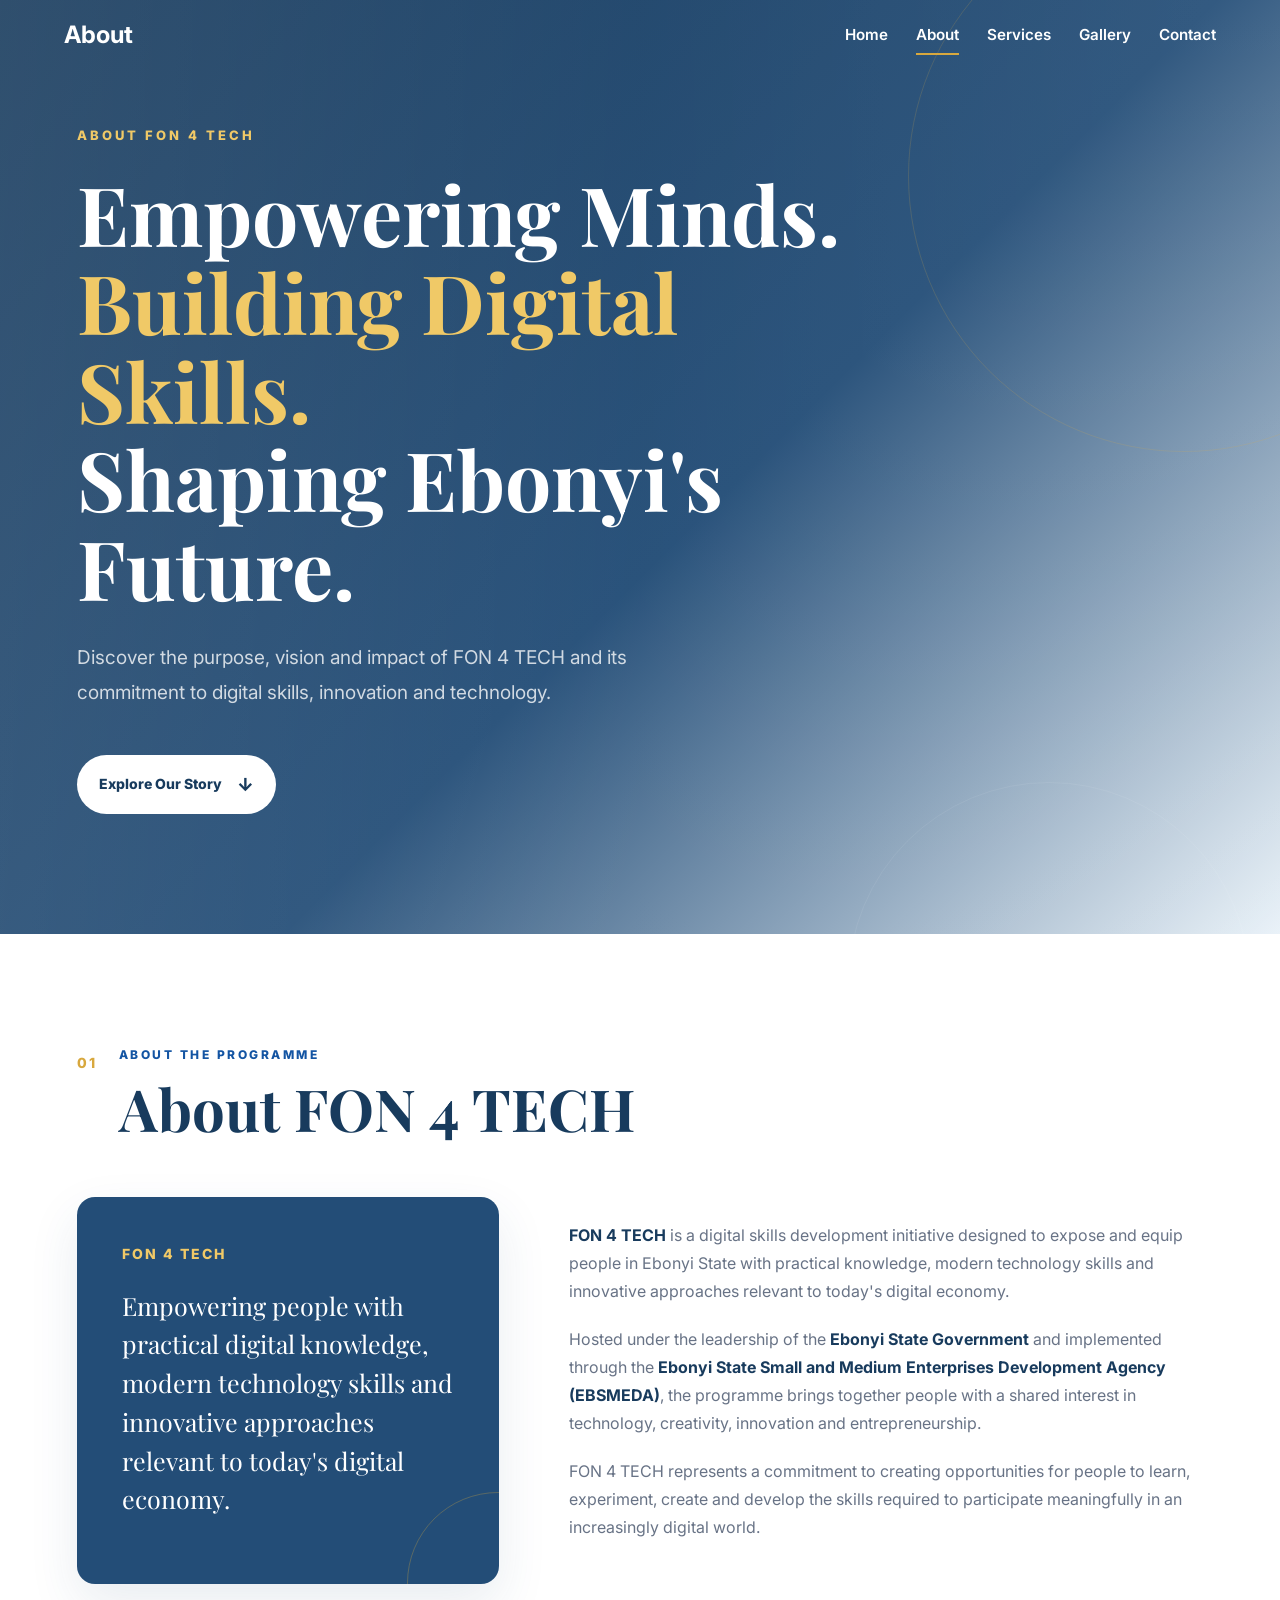
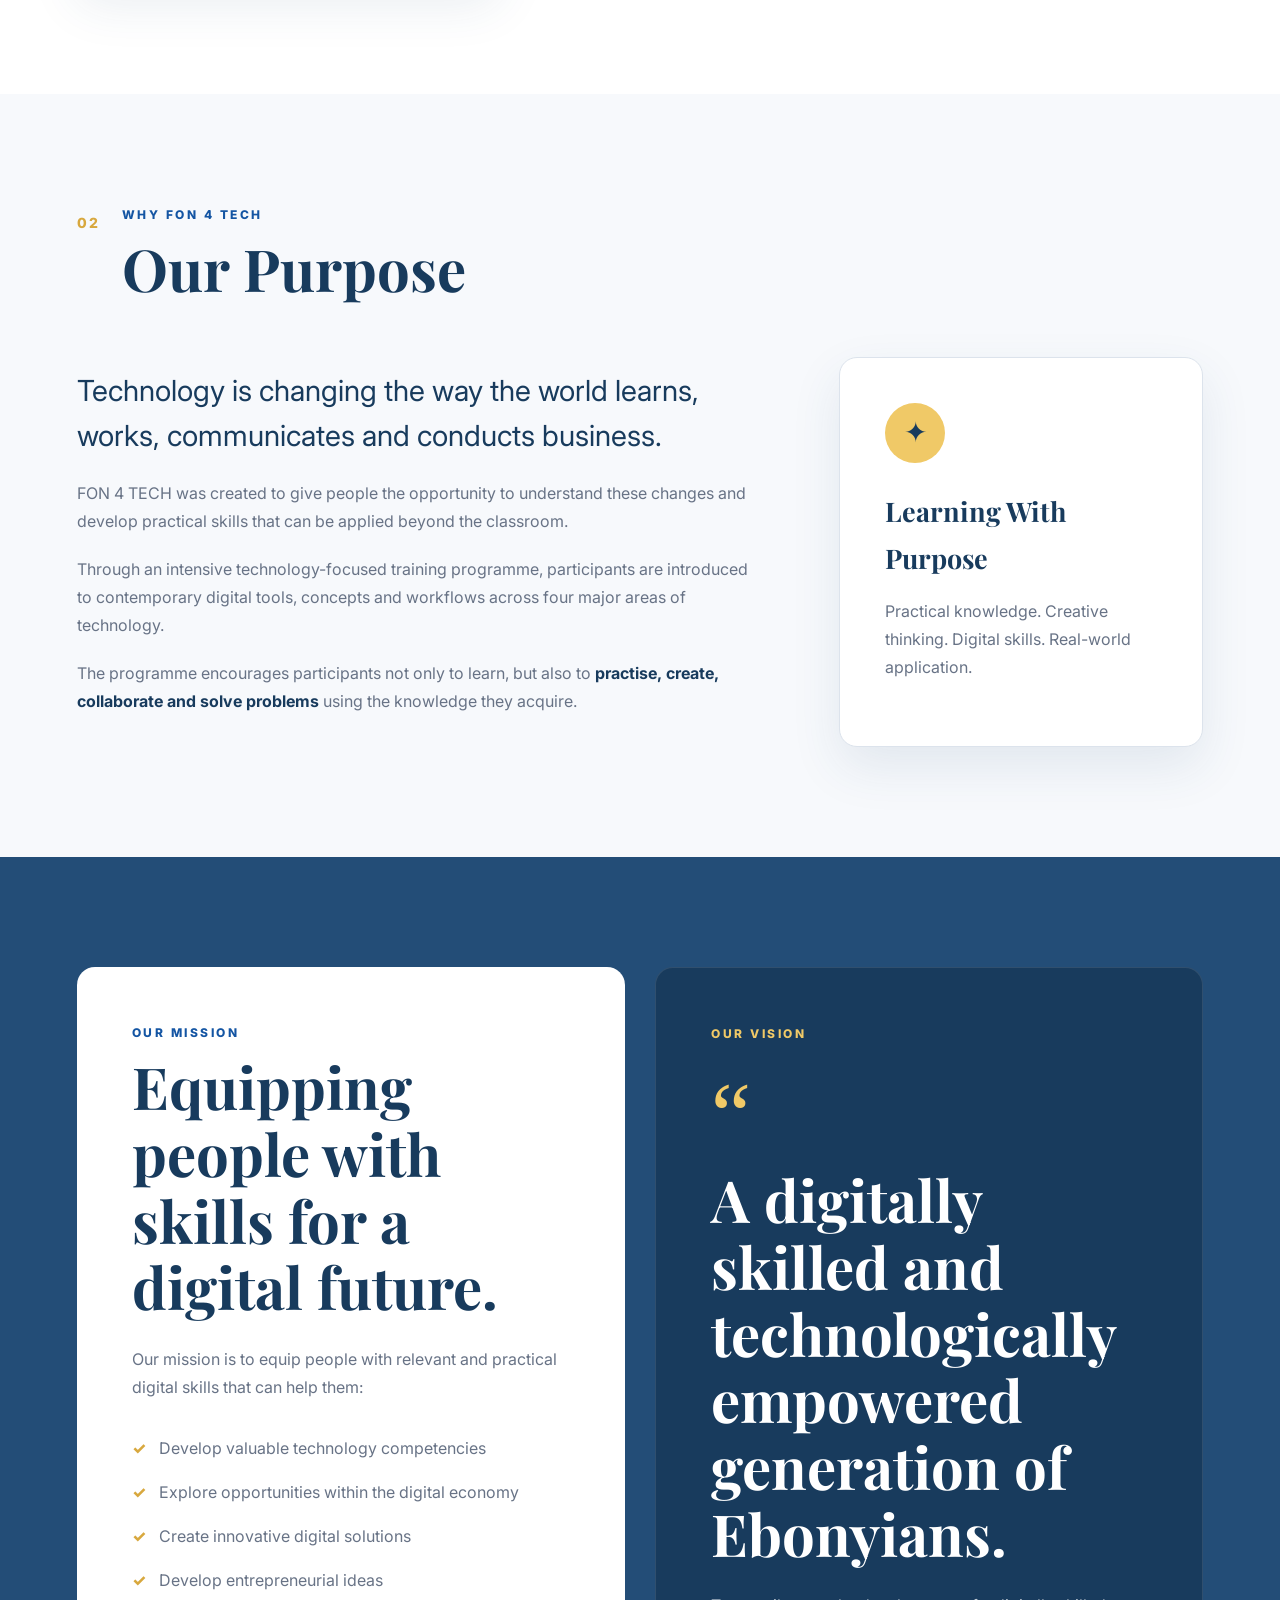
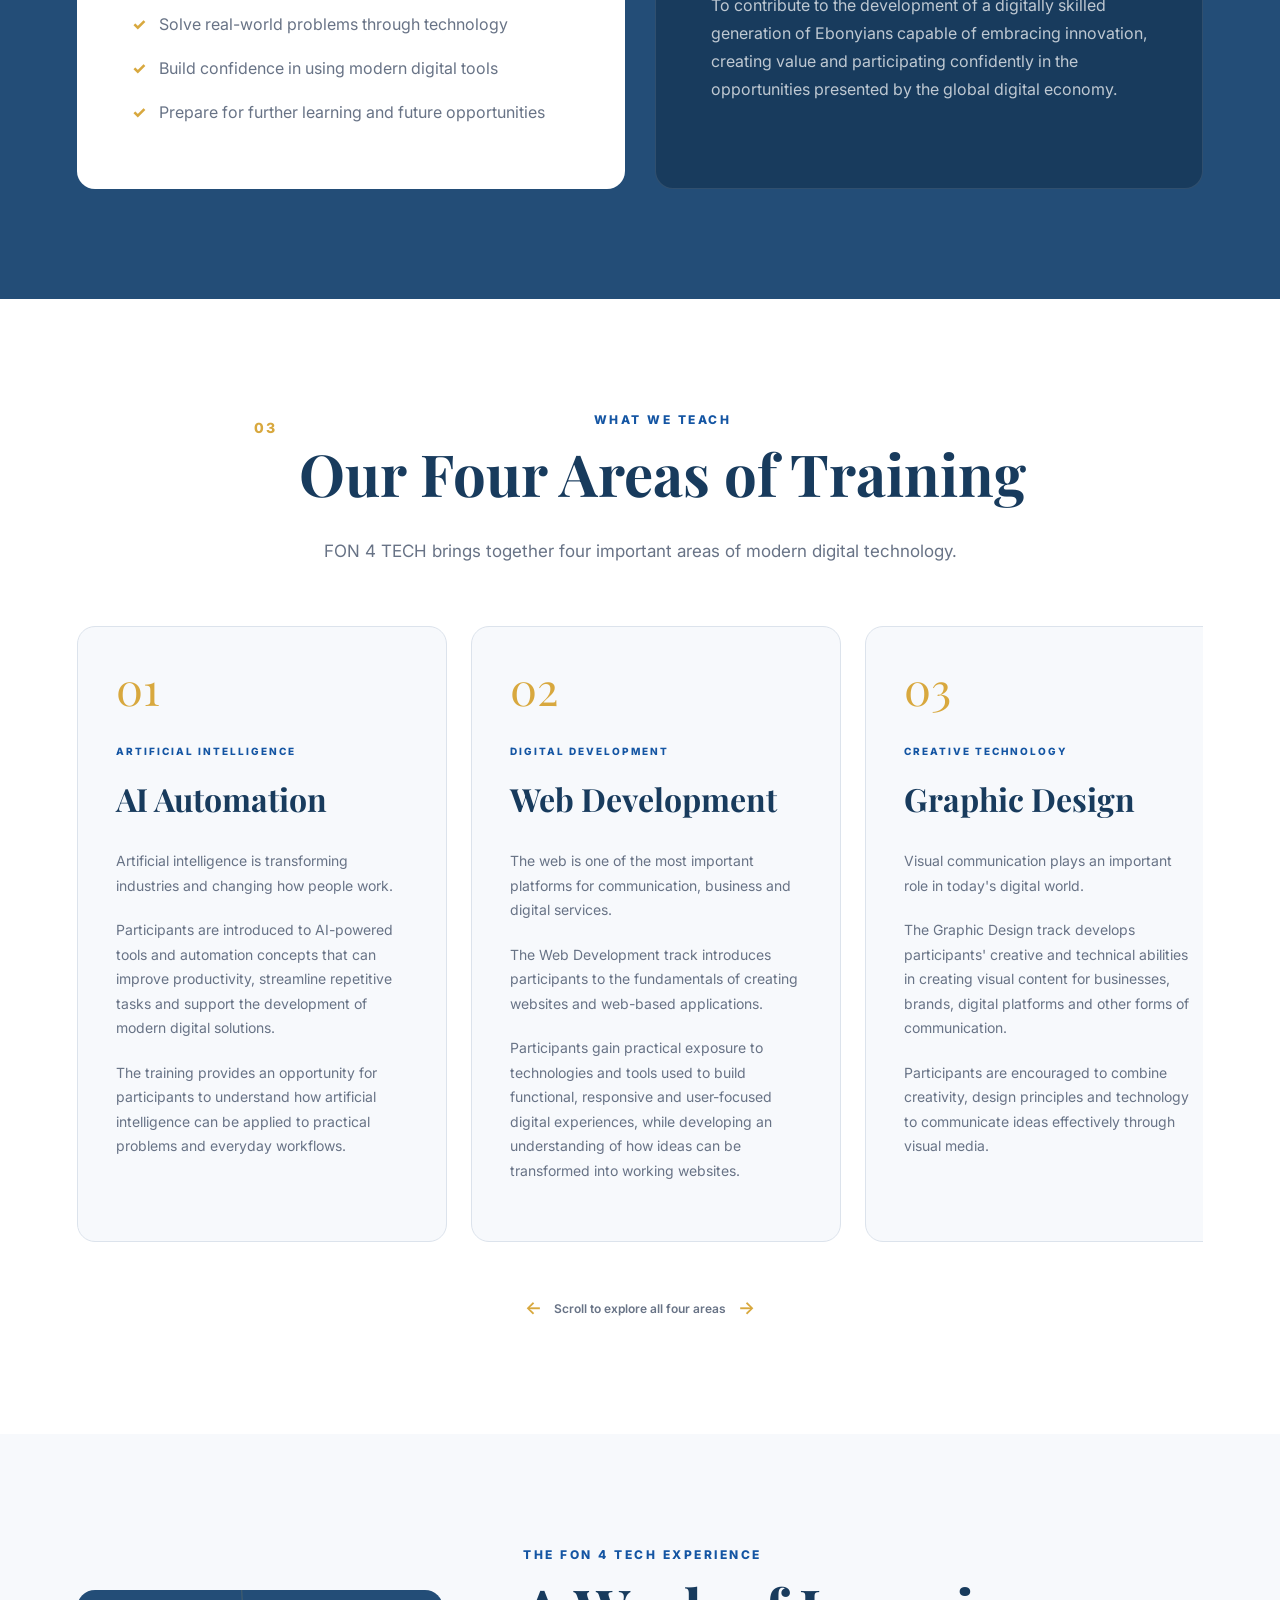
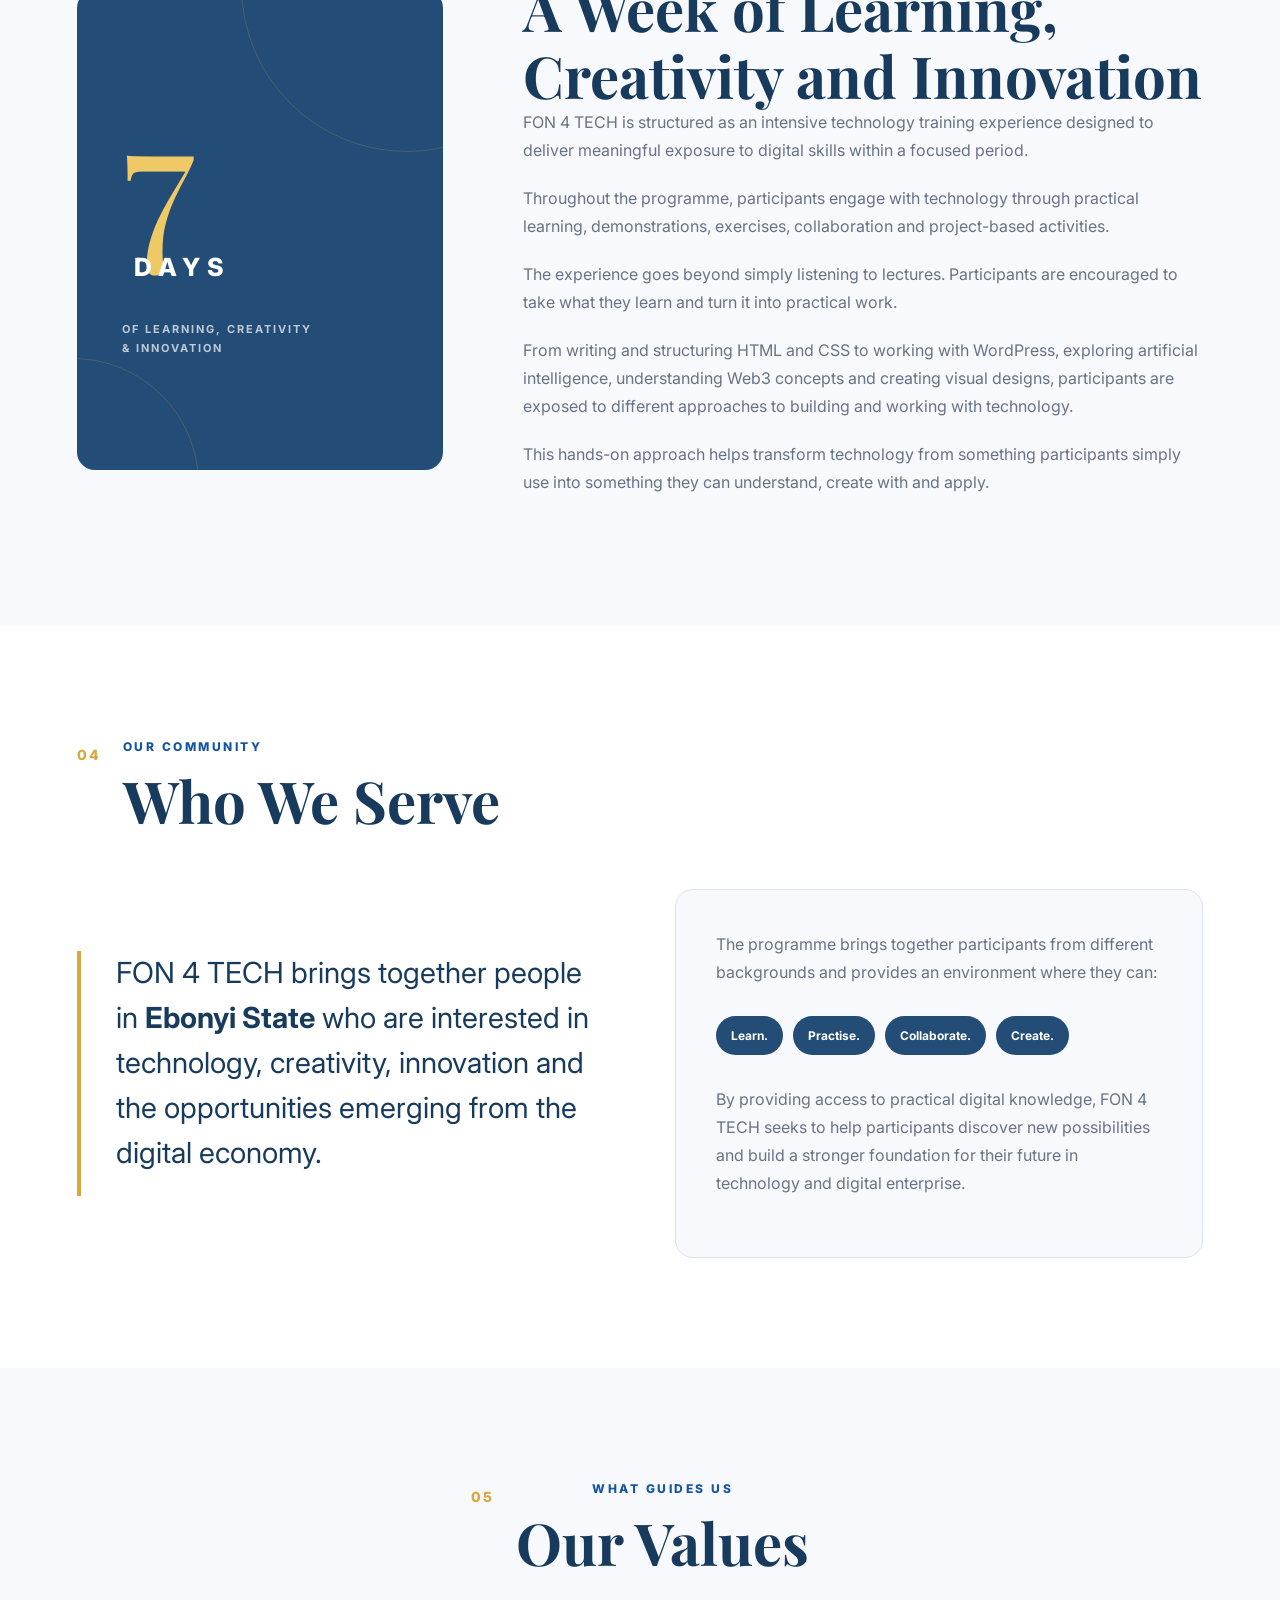
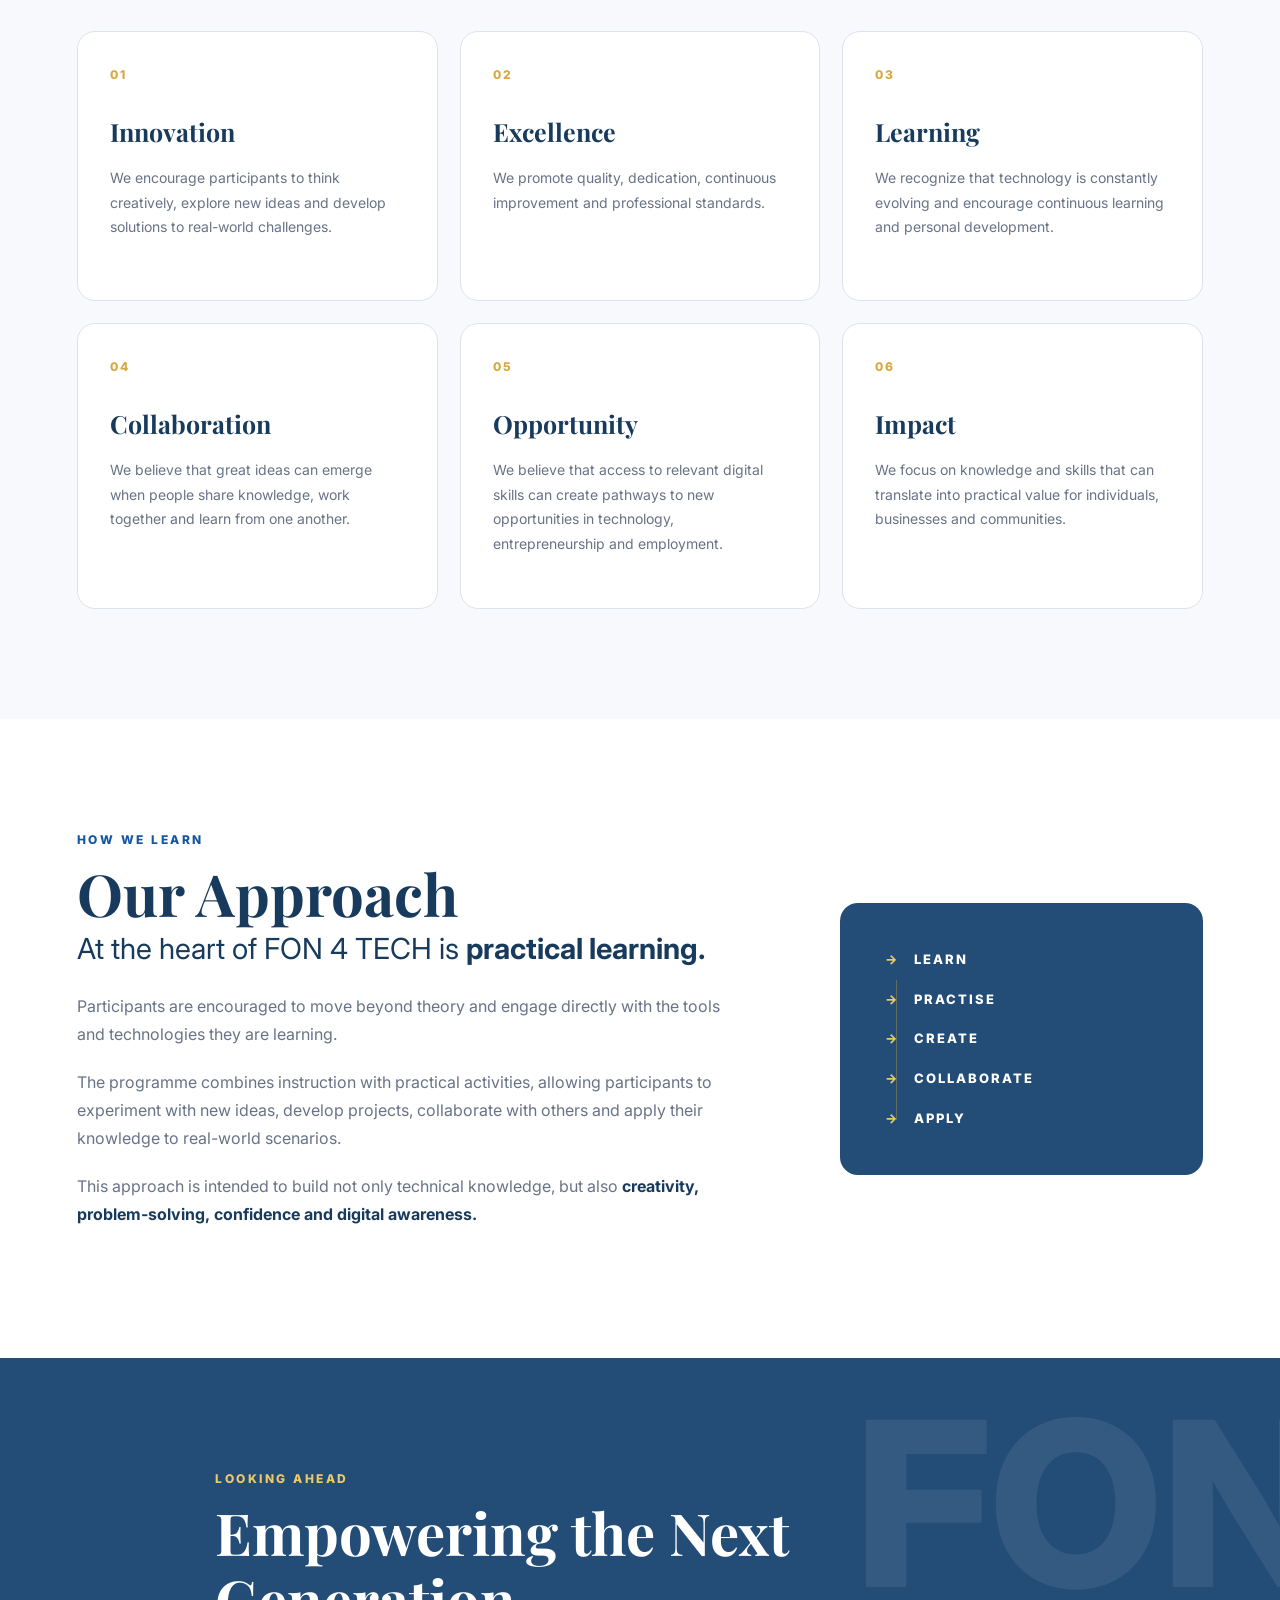
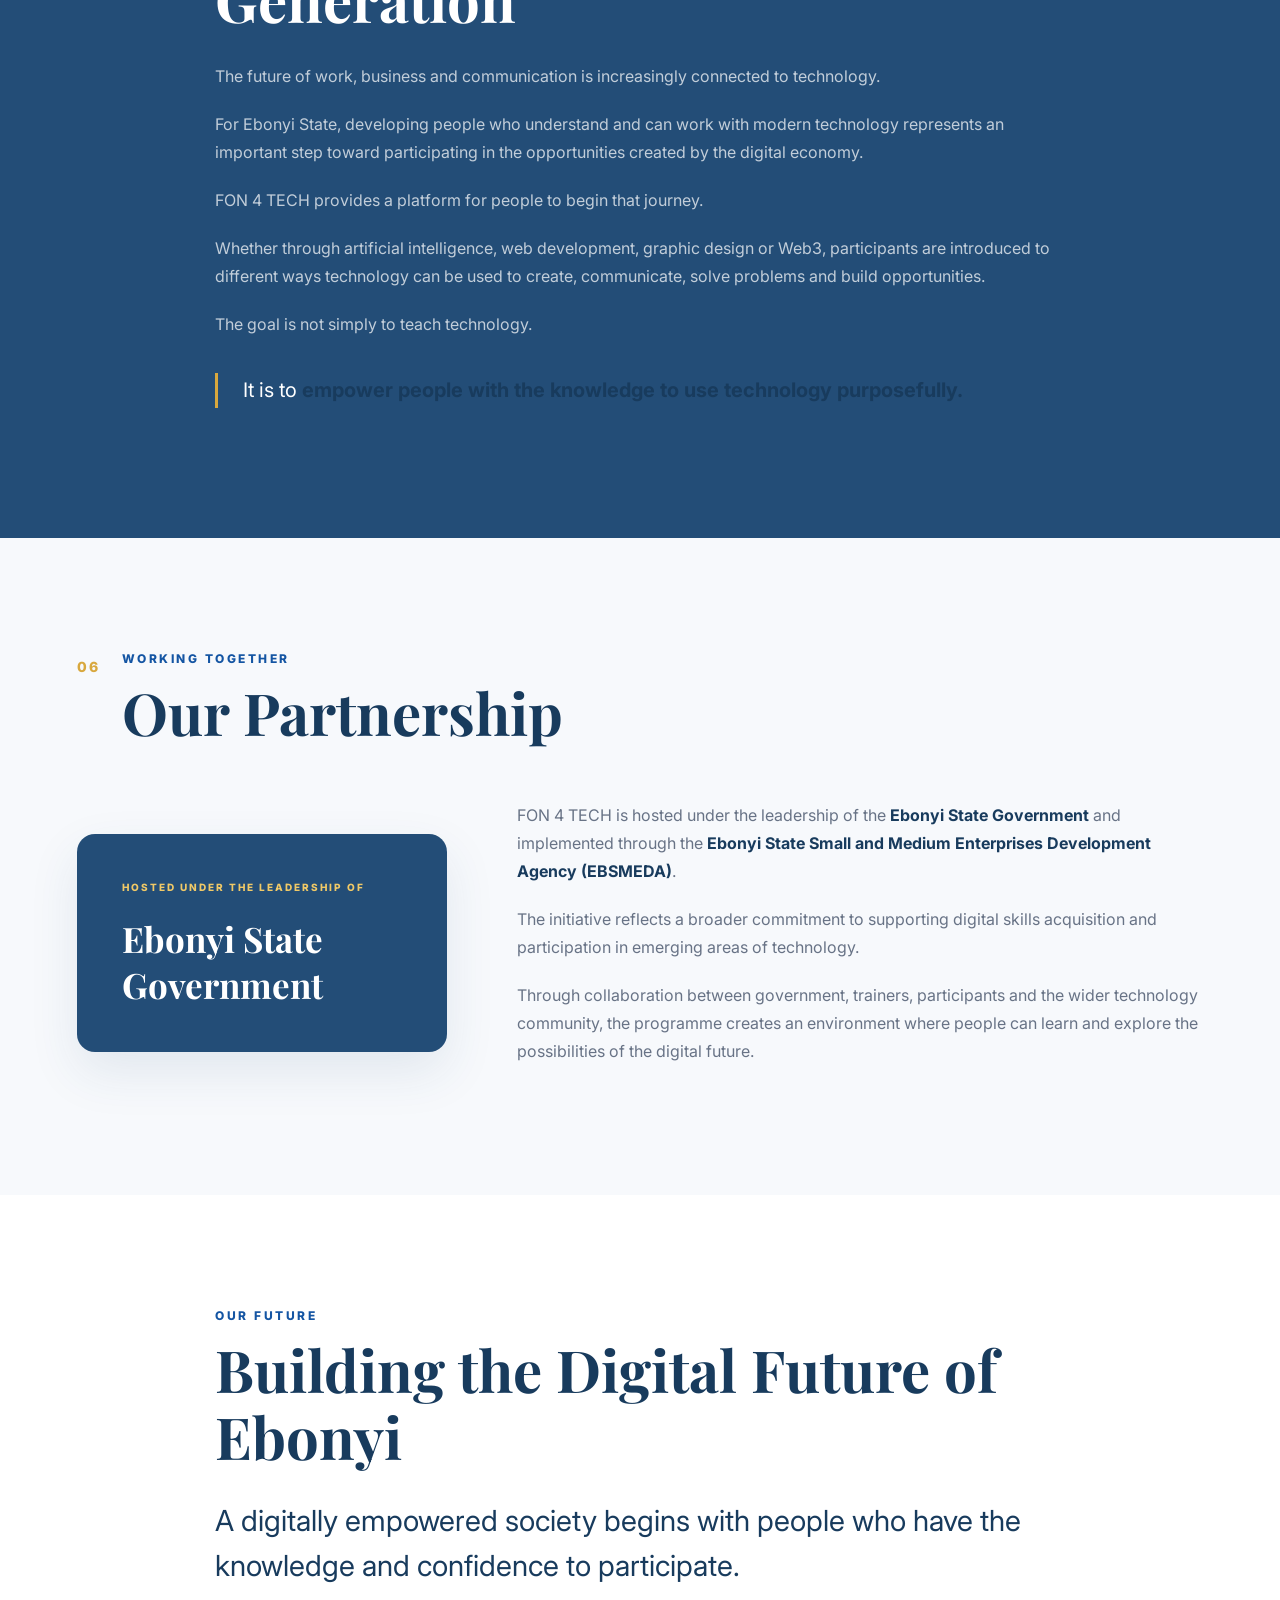
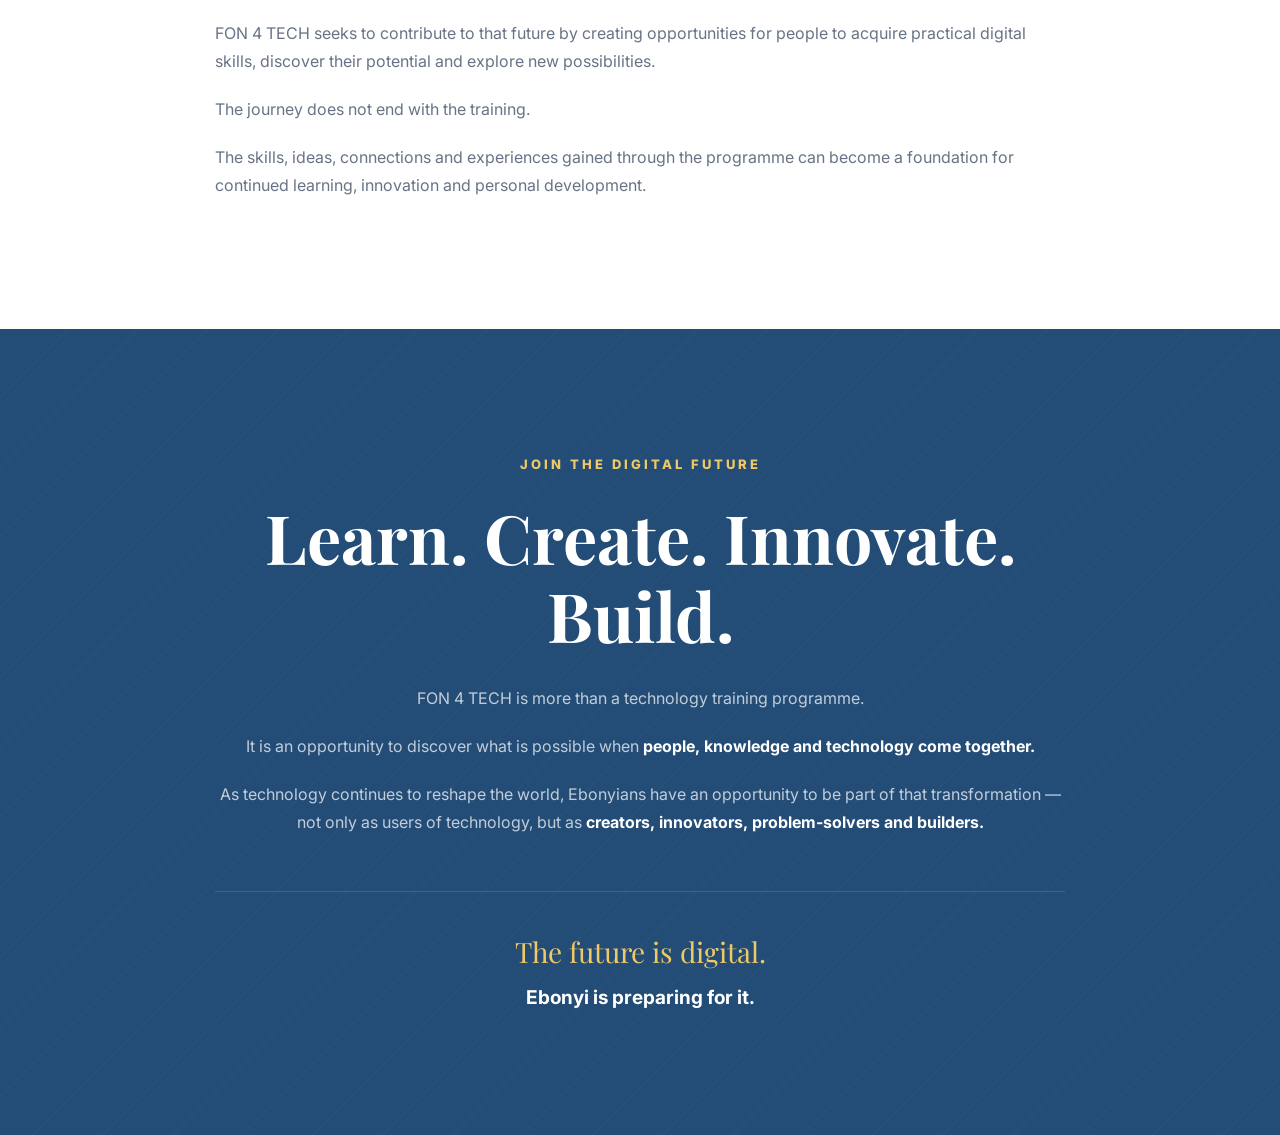
<file: index.html>
<!DOCTYPE html>
<html lang="en">
<head>
    <meta charset="UTF-8">
    <meta name="viewport" content="width=device-width, initial-scale=1.0">
    <meta name="description" content="Learn about FON 4 TECH, a digital skills development initiative under the Ebonyi State Government and EBSMEDA, focused on empowering people through technology, innovation and practical digital skills.">
    <meta name="theme-color" content="#071a36">
    <title>About FON 4 TECH | Digital Skills & Technology</title>

    <link rel="stylesheet" href="about.css">

    <link rel="preconnect" href="https://fonts.googleapis.com">
    <link rel="preconnect" href="https://fonts.gstatic.com" crossorigin>
    <link href="https://fonts.googleapis.com/css2?family=Inter:wght@400;500;600;700;800&family=Playfair+Display:wght@600;700&display=swap" rel="stylesheet">
</head>

<body>
    
    <header class="navbar">
    <div class="navbar-title">About</div>

    <nav class="navbar-links">
        <a href="index.html">Home</a>
        <a href="about.html" class="active">About</a>
        <a href="services.html">Services</a>
        <a href="gallery.html">Gallery</a>
        <a href="contact.html">Contact</a>
    </nav>
</header>

    <main class="about-page">

        <section class="hero-section">
            <div class="hero-overlay"></div>

            <div class="hero-content">
                <span class="eyebrow">ABOUT FON 4 TECH</span>

                <h1>
                    Empowering Minds.
                    <span>Building Digital Skills.</span>
                    Shaping Ebonyi's Future.
                </h1>

                <p>
                    Discover the purpose, vision and impact of FON 4 TECH
                    and its commitment to digital skills, innovation and
                    technology.
                </p>

                <a href="#about" class="hero-button">
                    Explore Our Story
                    <span>↓</span>
                </a>
            </div>
        </section>

        <section class="content-section intro-section" id="about">
            <div class="section-heading">
                <span class="section-number">01</span>
                <div>
                    <span class="section-label">ABOUT THE PROGRAMME</span>
                    <h2>About FON 4 TECH</h2>
                </div>
            </div>

            <div class="intro-content">
                <div class="intro-highlight">
                    <span>FON 4 TECH</span>
                    <p>
                        Empowering people with practical digital knowledge,
                        modern technology skills and innovative approaches
                        relevant to today's digital economy.
                    </p>
                </div>

                <div class="intro-text">
                    <p>
                        <strong>FON 4 TECH</strong> is a digital skills
                        development initiative designed to expose and equip
                        people in Ebonyi State with practical knowledge,
                        modern technology skills and innovative approaches
                        relevant to today's digital economy.
                    </p>

                    <p>
                        Hosted under the leadership of the
                        <strong>Ebonyi State Government</strong> and
                        implemented through the
                        <strong>Ebonyi State Small and Medium Enterprises
                        Development Agency (EBSMEDA)</strong>, the programme
                        brings together people with a shared interest in
                        technology, creativity, innovation and entrepreneurship.
                    </p>

                    <p>
                        FON 4 TECH represents a commitment to creating
                        opportunities for people to learn, experiment,
                        create and develop the skills required to participate
                        meaningfully in an increasingly digital world.
                    </p>
                </div>
            </div>
        </section>

        <section class="content-section purpose-section">
            <div class="section-heading">
                <span class="section-number">02</span>
                <div>
                    <span class="section-label">WHY FON 4 TECH</span>
                    <h2>Our Purpose</h2>
                </div>
            </div>

            <div class="purpose-grid">
                <div class="purpose-main">
                    <p class="large-text">
                        Technology is changing the way the world learns,
                        works, communicates and conducts business.
                    </p>

                    <p>
                        FON 4 TECH was created to give people the opportunity
                        to understand these changes and develop practical
                        skills that can be applied beyond the classroom.
                    </p>

                    <p>
                        Through an intensive technology-focused training
                        programme, participants are introduced to contemporary
                        digital tools, concepts and workflows across four major
                        areas of technology.
                    </p>

                    <p>
                        The programme encourages participants not only to learn,
                        but also to <strong>practise, create, collaborate and
                        solve problems</strong> using the knowledge they acquire.
                    </p>
                </div>

                <div class="purpose-card">
                    <div class="card-icon">✦</div>
                    <h3>Learning With Purpose</h3>
                    <p>
                        Practical knowledge. Creative thinking. Digital skills.
                        Real-world application.
                    </p>
                </div>
            </div>
        </section>

        <section class="content-section mission-section">
            <div class="mission-grid">

                <div class="mission-card">
                    <span class="section-label">OUR MISSION</span>

                    <h2>
                        Equipping people with skills for a digital future.
                    </h2>

                    <p>
                        Our mission is to equip people with relevant and
                        practical digital skills that can help them:
                    </p>

                    <ul>
                        <li>Develop valuable technology competencies</li>
                        <li>Explore opportunities within the digital economy</li>
                        <li>Create innovative digital solutions</li>
                        <li>Develop entrepreneurial ideas</li>
                        <li>Solve real-world problems through technology</li>
                        <li>Build confidence in using modern digital tools</li>
                        <li>Prepare for further learning and future opportunities</li>
                    </ul>
                </div>

                <div class="vision-card">
                    <span class="section-label">OUR VISION</span>

                    <div class="vision-mark">“</div>

                    <h2>
                        A digitally skilled and technologically empowered
                        generation of Ebonyians.
                    </h2>

                    <p>
                        To contribute to the development of a digitally skilled
                        generation of Ebonyians capable of embracing innovation,
                        creating value and participating confidently in the
                        opportunities presented by the global digital economy.
                    </p>
                </div>

            </div>
        </section>

        <section class="content-section training-section">
            <div class="section-heading centered">
                <span class="section-number">03</span>

                <div>
                    <span class="section-label">WHAT WE TEACH</span>
                    <h2>Our Four Areas of Training</h2>
                </div>
            </div>

            <p class="section-intro">
                FON 4 TECH brings together four important areas of modern
                digital technology.
            </p>

            <div class="training-scroll">

                <article class="training-card">
                    <div class="training-number">01</div>
                    <span class="training-category">ARTIFICIAL INTELLIGENCE</span>
                    <h3>AI Automation</h3>

                    <p>
                        Artificial intelligence is transforming industries
                        and changing how people work.
                    </p>

                    <p>
                        Participants are introduced to AI-powered tools and
                        automation concepts that can improve productivity,
                        streamline repetitive tasks and support the development
                        of modern digital solutions.
                    </p>

                    <p>
                        The training provides an opportunity for participants
                        to understand how artificial intelligence can be
                        applied to practical problems and everyday workflows.
                    </p>
                </article>

                <article class="training-card">
                    <div class="training-number">02</div>
                    <span class="training-category">DIGITAL DEVELOPMENT</span>
                    <h3>Web Development</h3>

                    <p>
                        The web is one of the most important platforms for
                        communication, business and digital services.
                    </p>

                    <p>
                        The Web Development track introduces participants
                        to the fundamentals of creating websites and
                        web-based applications.
                    </p>

                    <p>
                        Participants gain practical exposure to technologies
                        and tools used to build functional, responsive and
                        user-focused digital experiences, while developing
                        an understanding of how ideas can be transformed
                        into working websites.
                    </p>
                </article>

                <article class="training-card">
                    <div class="training-number">03</div>
                    <span class="training-category">CREATIVE TECHNOLOGY</span>
                    <h3>Graphic Design</h3>

                    <p>
                        Visual communication plays an important role in
                        today's digital world.
                    </p>

                    <p>
                        The Graphic Design track develops participants'
                        creative and technical abilities in creating visual
                        content for businesses, brands, digital platforms
                        and other forms of communication.
                    </p>

                    <p>
                        Participants are encouraged to combine creativity,
                        design principles and technology to communicate
                        ideas effectively through visual media.
                    </p>
                </article>

                <article class="training-card">
                    <div class="training-number">04</div>
                    <span class="training-category">EMERGING TECHNOLOGY</span>
                    <h3>Web3</h3>

                    <p>
                        Web3 represents an emerging area of technology built
                        around new approaches to digital ownership,
                        decentralised systems and online interaction.
                    </p>

                    <p>
                        Participants are introduced to fundamental Web3
                        concepts and the technologies shaping this evolving
                        digital ecosystem.
                    </p>

                    <p>
                        The training provides an opportunity to explore
                        emerging ideas and understand how the next generation
                        of internet technologies may create new possibilities
                        for individuals, businesses and communities.
                    </p>
                </article>

            </div>

            <div class="scroll-hint">
                <span>←</span>
                <span>Scroll to explore all four areas</span>
                <span>→</span>
            </div>
        </section>

        <section class="content-section learning-section">
            <div class="learning-grid">

                <div class="learning-visual">
                    <span class="big-seven">7</span>
                    <span class="days-text">DAYS</span>
                    <span class="learning-label">
                        OF LEARNING, CREATIVITY<br>
                        & INNOVATION
                    </span>
                </div>

                <div class="learning-content">
                    <span class="section-label">
                        THE FON 4 TECH EXPERIENCE
                    </span>

                    <h2>
                        A Week of Learning, Creativity and Innovation
                    </h2>

                    <p>
                        FON 4 TECH is structured as an intensive technology
                        training experience designed to deliver meaningful
                        exposure to digital skills within a focused period.
                    </p>

                    <p>
                        Throughout the programme, participants engage with
                        technology through practical learning, demonstrations,
                        exercises, collaboration and project-based activities.
                    </p>

                    <p>
                        The experience goes beyond simply listening to lectures.
                        Participants are encouraged to take what they learn
                        and turn it into practical work.
                    </p>

                    <p>
                        From writing and structuring HTML and CSS to working
                        with WordPress, exploring artificial intelligence,
                        understanding Web3 concepts and creating visual
                        designs, participants are exposed to different
                        approaches to building and working with technology.
                    </p>

                    <p>
                        This hands-on approach helps transform technology from
                        something participants simply use into something they
                        can understand, create with and apply.
                    </p>
                </div>

            </div>
        </section>

        <section class="content-section serve-section">
            <div class="section-heading">
                <span class="section-number">04</span>
                <div>
                    <span class="section-label">OUR COMMUNITY</span>
                    <h2>Who We Serve</h2>
                </div>
            </div>

            <div class="serve-content">
                <div>
                    <p class="large-text">
                        FON 4 TECH brings together people in
                        <strong>Ebonyi State</strong> who are interested
                        in technology, creativity, innovation and the
                        opportunities emerging from the digital economy.
                    </p>
                </div>

                <div class="serve-panel">
                    <p>
                        The programme brings together participants from
                        different backgrounds and provides an environment
                        where they can:
                    </p>

                    <div class="serve-motto">
                        <span>Learn.</span>
                        <span>Practise.</span>
                        <span>Collaborate.</span>
                        <span>Create.</span>
                    </div>

                    <p>
                        By providing access to practical digital knowledge,
                        FON 4 TECH seeks to help participants discover new
                        possibilities and build a stronger foundation for
                        their future in technology and digital enterprise.
                    </p>
                </div>
            </div>
        </section>

        <section class="content-section values-section">
            <div class="section-heading centered">
                <span class="section-number">05</span>

                <div>
                    <span class="section-label">WHAT GUIDES US</span>
                    <h2>Our Values</h2>
                </div>
            </div>

            <div class="values-grid">

                <article class="value-card">
                    <span class="value-number">01</span>
                    <h3>Innovation</h3>
                    <p>
                        We encourage participants to think creatively,
                        explore new ideas and develop solutions to
                        real-world challenges.
                    </p>
                </article>

                <article class="value-card">
                    <span class="value-number">02</span>
                    <h3>Excellence</h3>
                    <p>
                        We promote quality, dedication, continuous
                        improvement and professional standards.
                    </p>
                </article>

                <article class="value-card">
                    <span class="value-number">03</span>
                    <h3>Learning</h3>
                    <p>
                        We recognize that technology is constantly evolving
                        and encourage continuous learning and personal
                        development.
                    </p>
                </article>

                <article class="value-card">
                    <span class="value-number">04</span>
                    <h3>Collaboration</h3>
                    <p>
                        We believe that great ideas can emerge when people
                        share knowledge, work together and learn from
                        one another.
                    </p>
                </article>

                <article class="value-card">
                    <span class="value-number">05</span>
                    <h3>Opportunity</h3>
                    <p>
                        We believe that access to relevant digital skills
                        can create pathways to new opportunities in
                        technology, entrepreneurship and employment.
                    </p>
                </article>

                <article class="value-card">
                    <span class="value-number">06</span>
                    <h3>Impact</h3>
                    <p>
                        We focus on knowledge and skills that can translate
                        into practical value for individuals, businesses
                        and communities.
                    </p>
                </article>

            </div>
        </section>

        <section class="content-section approach-section">
            <div class="approach-grid">

                <div class="approach-content">
                    <span class="section-label">HOW WE LEARN</span>

                    <h2>Our Approach</h2>

                    <p class="large-text">
                        At the heart of FON 4 TECH is
                        <strong>practical learning.</strong>
                    </p>

                    <p>
                        Participants are encouraged to move beyond theory
                        and engage directly with the tools and technologies
                        they are learning.
                    </p>

                    <p>
                        The programme combines instruction with practical
                        activities, allowing participants to experiment
                        with new ideas, develop projects, collaborate with
                        others and apply their knowledge to real-world
                        scenarios.
                    </p>

                    <p>
                        This approach is intended to build not only technical
                        knowledge, but also
                        <strong>creativity, problem-solving, confidence and
                        digital awareness.</strong>
                    </p>
                </div>

                <div class="approach-box">
                    <div class="approach-line"></div>

                    <span>LEARN</span>
                    <span>PRACTISE</span>
                    <span>CREATE</span>
                    <span>COLLABORATE</span>
                    <span>APPLY</span>
                </div>

            </div>
        </section>

        <section class="content-section empowering-section">
            <div class="empowering-content">

                <span class="section-label">LOOKING AHEAD</span>

                <h2>Empowering the Next Generation</h2>

                <p>
                    The future of work, business and communication is
                    increasingly connected to technology.
                </p>

                <p>
                    For Ebonyi State, developing people who understand
                    and can work with modern technology represents an
                    important step toward participating in the opportunities
                    created by the digital economy.
                </p>

                <p>
                    FON 4 TECH provides a platform for people to begin
                    that journey.
                </p>

                <p>
                    Whether through artificial intelligence, web development,
                    graphic design or Web3, participants are introduced to
                    different ways technology can be used to create,
                    communicate, solve problems and build opportunities.
                </p>

                <p>
                    The goal is not simply to teach technology.
                </p>

                <p class="emphasis-text">
                    It is to <strong>empower people with the knowledge
                    to use technology purposefully.</strong>
                </p>

            </div>
        </section>

        <section class="content-section partnership-section">
            <div class="section-heading">
                <span class="section-number">06</span>
                <div>
                    <span class="section-label">WORKING TOGETHER</span>
                    <h2>Our Partnership</h2>
                </div>
            </div>

            <div class="partnership-content">

                <div class="government-card">
                    <span class="government-label">HOSTED UNDER THE LEADERSHIP OF</span>
                    <h3>Ebonyi State Government</h3>
                </div>

                <div class="partnership-text">
                    <p>
                        FON 4 TECH is hosted under the leadership of the
                        <strong>Ebonyi State Government</strong> and
                        implemented through the
                        <strong>Ebonyi State Small and Medium Enterprises
                        Development Agency (EBSMEDA)</strong>.
                    </p>

                    <p>
                        The initiative reflects a broader commitment to
                        supporting digital skills acquisition and participation
                        in emerging areas of technology.
                    </p>

                    <p>
                        Through collaboration between government, trainers,
                        participants and the wider technology community,
                        the programme creates an environment where people
                        can learn and explore the possibilities of the
                        digital future.
                    </p>
                </div>

            </div>
        </section>

        <section class="content-section future-section">
            <div class="future-content">

                <span class="section-label">OUR FUTURE</span>

                <h2>Building the Digital Future of Ebonyi</h2>

                <p class="large-text">
                    A digitally empowered society begins with people who
                    have the knowledge and confidence to participate.
                </p>

                <p>
                    FON 4 TECH seeks to contribute to that future by creating
                    opportunities for people to acquire practical digital
                    skills, discover their potential and explore new
                    possibilities.
                </p>

                <p>
                    The journey does not end with the training.
                </p>

                <p>
                    The skills, ideas, connections and experiences gained
                    through the programme can become a foundation for
                    continued learning, innovation and personal development.
                </p>

            </div>
        </section>

        <section class="cta-section">

            <div class="cta-pattern"></div>

            <div class="cta-content">

                <span class="eyebrow">JOIN THE DIGITAL FUTURE</span>

                <h2>Learn. Create. Innovate. Build.</h2>

                <p>
                    FON 4 TECH is more than a technology training programme.
                </p>

                <p>
                    It is an opportunity to discover what is possible when
                    <strong>people, knowledge and technology come together.</strong>
                </p>

                <p>
                    As technology continues to reshape the world, Ebonyians
                    have an opportunity to be part of that transformation —
                    not only as users of technology, but as
                    <strong>creators, innovators, problem-solvers and
                    builders.</strong>
                </p>

                <div class="cta-statement">
                    <span>The future is digital.</span>
                    <strong>Ebonyi is preparing for it.</strong>
                </div>

            </div>

        </section>

    </main>

</body>
</html>
</file>
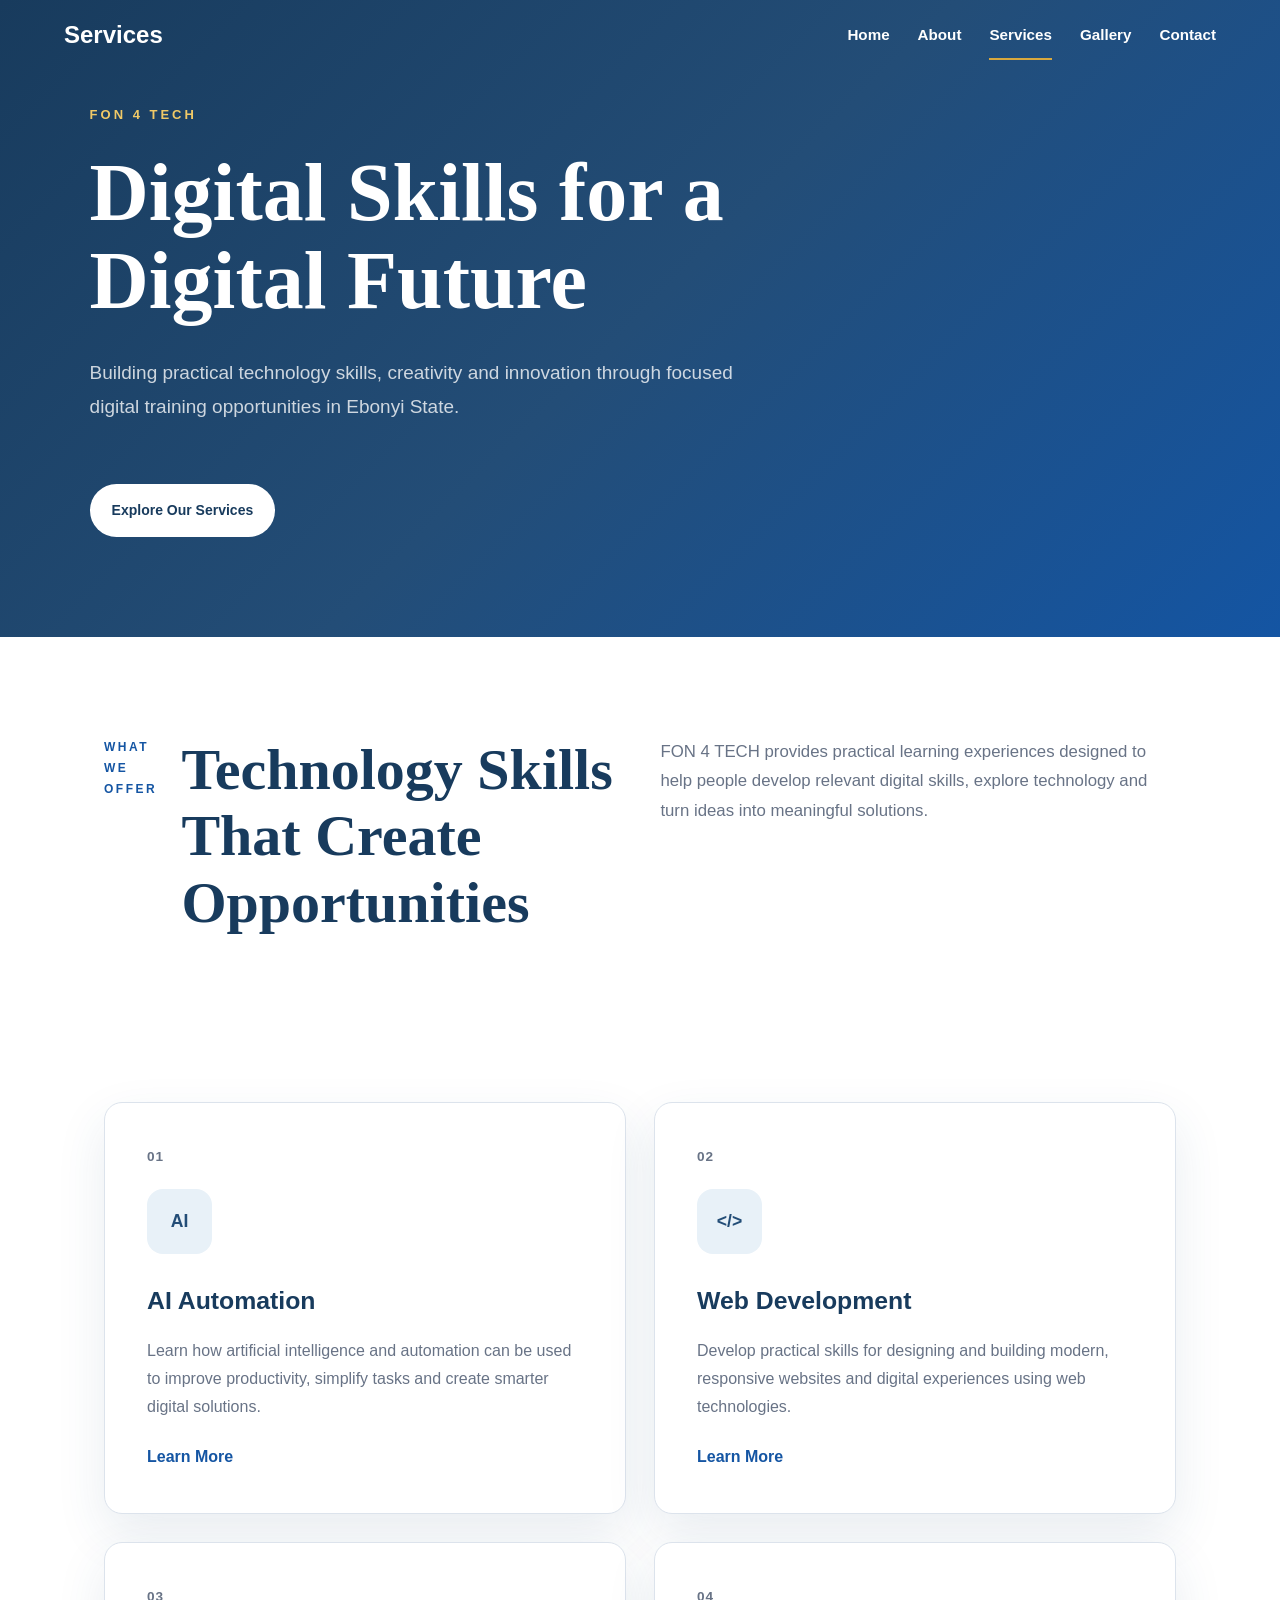
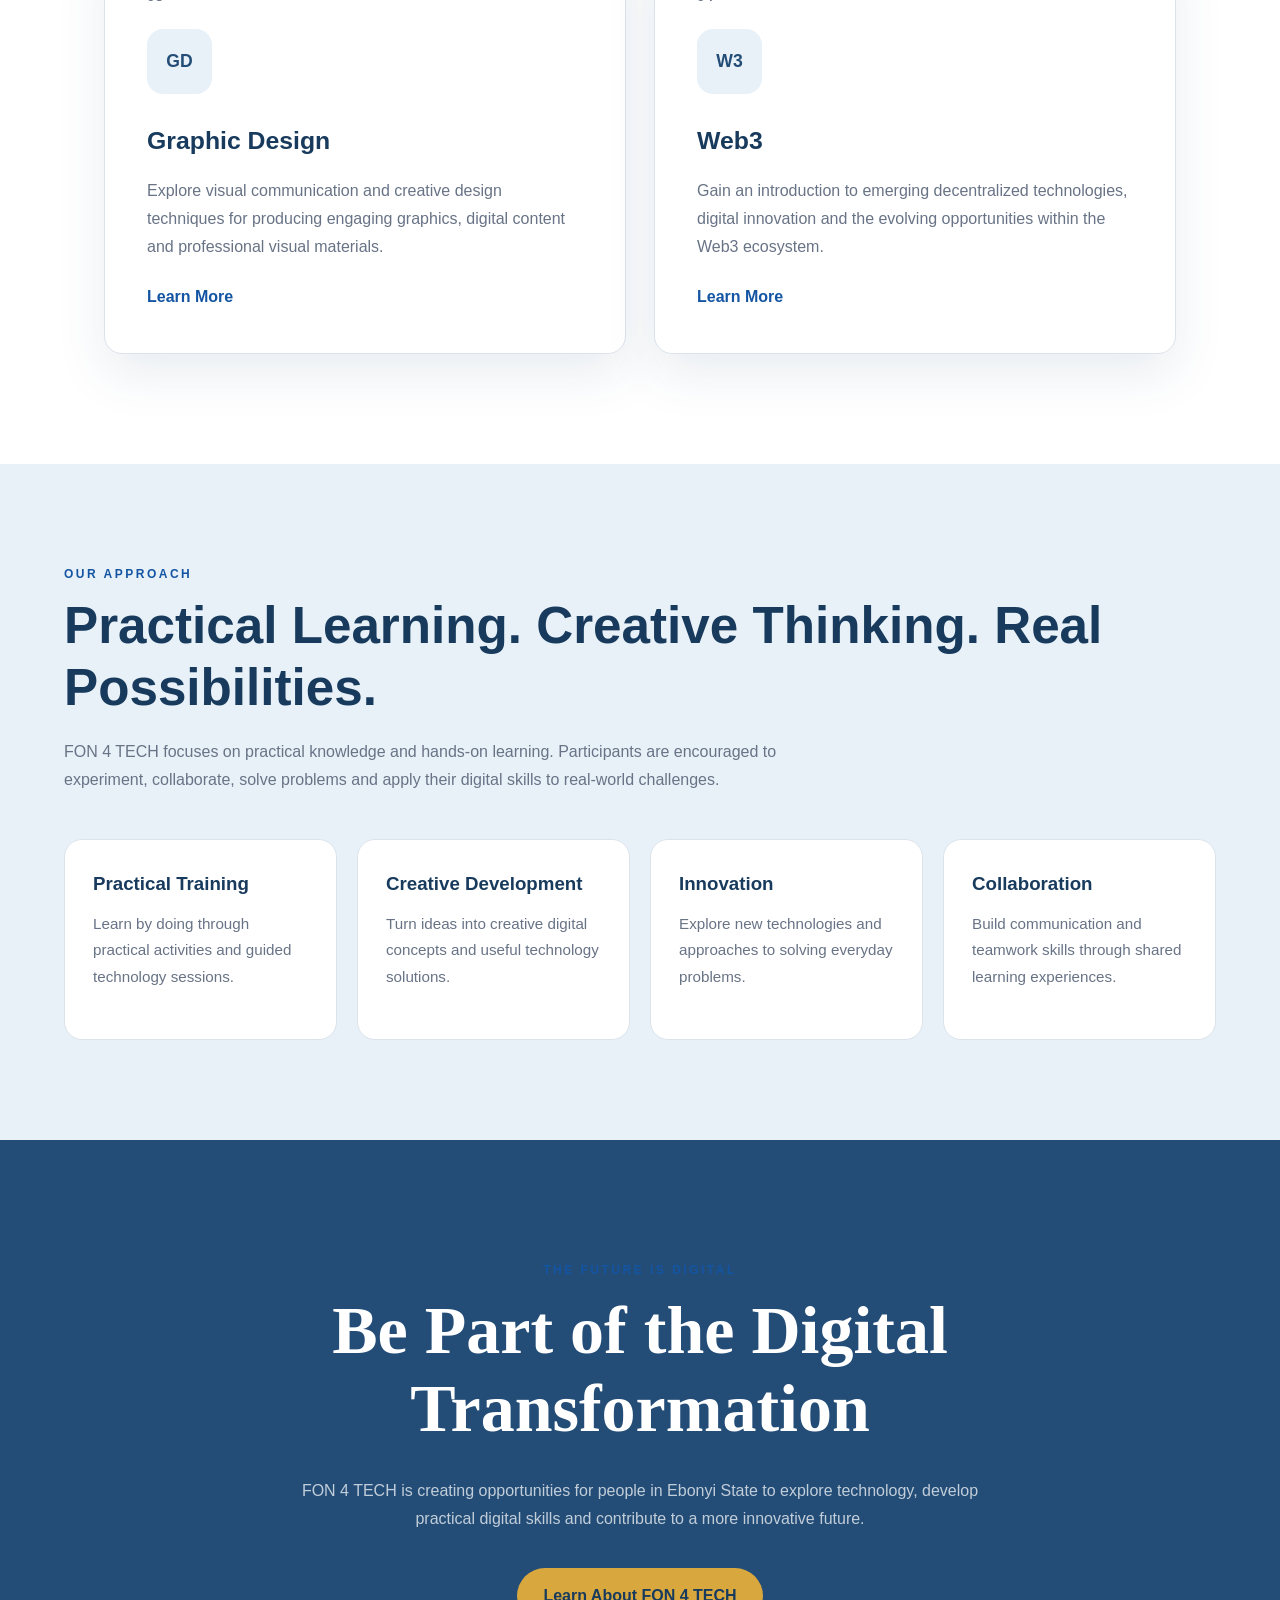
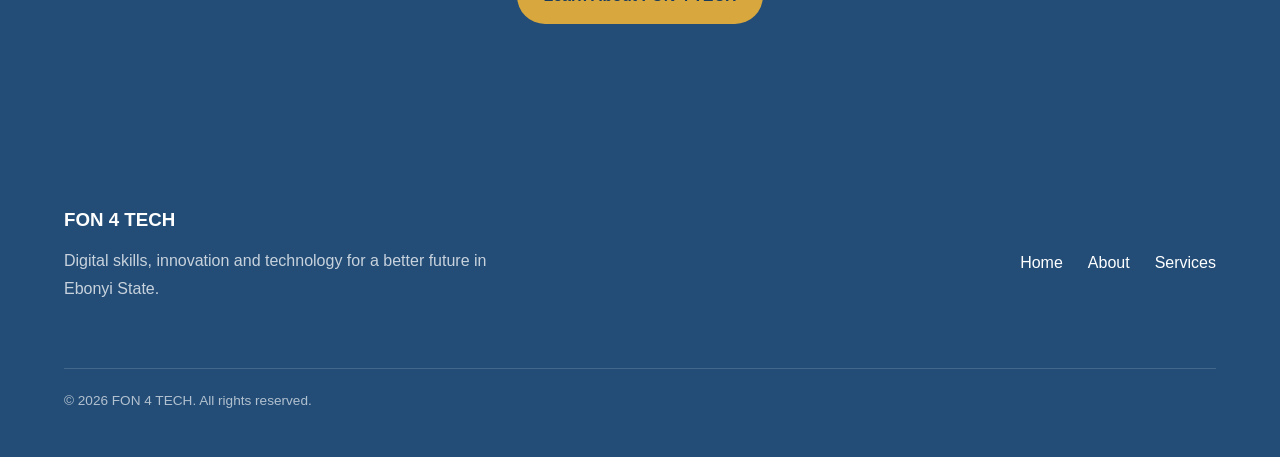
<file: services.html>
<!DOCTYPE html>
<html lang="en">
<head>
    <meta charset="UTF-8">
    <meta name="viewport" content="width=device-width, initial-scale=1.0">
    <meta name="description" content="Explore the digital skills and technology services offered through FON 4 TECH in Ebonyi State.">
    <title>Services | FON 4 TECH</title>
    <link rel="stylesheet" href="services.css">
    <link rel="stylesheet" href="about.css">
</head>

<body>

    <header class="navbar">
    <div class="navbar-title">Services</div>

    <nav class="navbar-links">
        <a href="index.html">Home</a>
        <a href="about.html active">About</a>
        <a href="services.html" class="active">Services</a>
        <a href="gallery.html">Gallery</a>
        <a href="contact.html">Contact</a>
    </nav>
</header>

    <main>

        <section class="services-hero">
            <div class="hero-content">
                <span class="eyebrow">FON 4 TECH</span>
                <h1>Digital Skills for a Digital Future</h1>
                <p>
                    Building practical technology skills, creativity and innovation
                    through focused digital training opportunities in Ebonyi State.
                </p>

                <a href="#services" class="hero-button">Explore Our Services</a>
            </div>
        </section>

        <section class="intro-section">
            <div class="section-heading">
                <span class="section-label">WHAT WE OFFER</span>
                <h2>Technology Skills That Create Opportunities</h2>
                <p>
                    FON 4 TECH provides practical learning experiences designed to
                    help people develop relevant digital skills, explore technology
                    and turn ideas into meaningful solutions.
                </p>
            </div>
        </section>

        <section class="services-section" id="services">

            <div class="service-card">
                <div class="service-number">01</div>
                <div class="service-icon">AI</div>
                <h3>AI Automation</h3>
                <p>
                    Learn how artificial intelligence and automation can be used
                    to improve productivity, simplify tasks and create smarter
                    digital solutions.
                </p>
                <a href="#ai" class="service-link">Learn More</a>
            </div>

            <div class="service-card">
                <div class="service-number">02</div>
                <div class="service-icon">&lt;/&gt;</div>
                <h3>Web Development</h3>
                <p>
                    Develop practical skills for designing and building modern,
                    responsive websites and digital experiences using web
                    technologies.
                </p>
                <a href="#web-development" class="service-link">Learn More</a>
            </div>

            <div class="service-card">
                <div class="service-number">03</div>
                <div class="service-icon">GD</div>
                <h3>Graphic Design</h3>
                <p>
                    Explore visual communication and creative design techniques
                    for producing engaging graphics, digital content and
                    professional visual materials.
                </p>
                <a href="#graphic-design" class="service-link">Learn More</a>
            </div>

            <div class="service-card">
                <div class="service-number">04</div>
                <div class="service-icon">W3</div>
                <h3>Web3</h3>
                <p>
                    Gain an introduction to emerging decentralized technologies,
                    digital innovation and the evolving opportunities within the
                    Web3 ecosystem.
                </p>
                <a href="#web3" class="service-link">Learn More</a>
            </div>

        </section>

        <section class="focus-section" id="programmes">
            <div class="focus-content">
                <span class="section-label">OUR APPROACH</span>
                <h2>Practical Learning. Creative Thinking. Real Possibilities.</h2>
                <p>
                    FON 4 TECH focuses on practical knowledge and hands-on learning.
                    Participants are encouraged to experiment, collaborate,
                    solve problems and apply their digital skills to real-world
                    challenges.
                </p>

                <div class="focus-grid">
                    <div class="focus-item">
                        <h3>Practical Training</h3>
                        <p>
                            Learn by doing through practical activities and guided
                            technology sessions.
                        </p>
                    </div>

                    <div class="focus-item">
                        <h3>Creative Development</h3>
                        <p>
                            Turn ideas into creative digital concepts and useful
                            technology solutions.
                        </p>
                    </div>

                    <div class="focus-item">
                        <h3>Innovation</h3>
                        <p>
                            Explore new technologies and approaches to solving
                            everyday problems.
                        </p>
                    </div>

                    <div class="focus-item">
                        <h3>Collaboration</h3>
                        <p>
                            Build communication and teamwork skills through shared
                            learning experiences.
                        </p>
                    </div>
                </div>
            </div>
        </section>

        <section class="cta-section" id="contact">
            <div class="cta-content">
                <span class="section-label">THE FUTURE IS DIGITAL</span>
                <h2>Be Part of the Digital Transformation</h2>
                <p>
                    FON 4 TECH is creating opportunities for people in Ebonyi State
                    to explore technology, develop practical digital skills and
                    contribute to a more innovative future.
                </p>
                <a href="about.html" class="cta-button">Learn About FON 4 TECH</a>
            </div>
        </section>

    </main>

    <footer class="footer">
        <div class="footer-content">
            <div>
                <h3>FON 4 TECH</h3>
                <p>
                    Digital skills, innovation and technology for a better future
                    in Ebonyi State.
                </p>
            </div>

            <div class="footer-links">
                <a href="index.html">Home</a>
                <a href="about.html">About</a>
                <a href="services.html">Services</a>
            </div>
        </div>

        <div class="footer-bottom">
            <p>© 2026 FON 4 TECH. All rights reserved.</p>
        </div>
    </footer>

</body>
</html>
</file>
<file: about.css>
:root {
    --navy: #234d77;
    --navy-light: #e8f1f8;
    --navy-dark: #183b5d;
    --blue: #1455a3;
    --blue-light: #2878d4;
    --gold: #d8a83e;
    --gold-light: #f0c967;
    --white: #ffffff;
    --off-white: #f7f9fc;
    --light: #eef2f7;
    --text: #172033;
    --muted: #687386;
    --border: #dce3ec;
    --shadow: 0 20px 50px rgba(35, 77, 119, 0.10);
    --radius: 18px;
    --max-width: 1200px;
}

* {
    margin: 0;
    padding: 0;
    box-sizing: border-box;
}

html {
    scroll-behavior: smooth;
}

body {
    font-family: "Inter", sans-serif;
    background: var(--white);
    color: var(--text);
    line-height: 1.75;
    overflow-x: hidden;
}

img {
    max-width: 100%;
    display: block;
}

a {
    text-decoration: none;
}

button,
a {
    -webkit-tap-highlight-color: transparent;
}

.about-page {
    width: 100%;
    overflow: hidden;
}

.content-section {
    width: 100%;
    padding: 110px 6%;
}

.section-heading {
    max-width: var(--max-width);
    margin: 0 auto 55px;
    display: flex;
    align-items: flex-start;
    gap: 22px;
}

.section-heading.centered {
    justify-content: center;
    text-align: center;
}

.section-number {
    color: var(--gold);
    font-size: 14px;
    font-weight: 800;
    letter-spacing: 2px;
    padding-top: 7px;
}

.section-label {
    display: block;
    color: var(--blue);
    font-size: 12px;
    font-weight: 800;
    letter-spacing: 2.5px;
    text-transform: uppercase;
    margin-bottom: 10px;
}

.section-heading h2,
.content-section h2 {
    color: var(--navy-dark);
    font-family: "Playfair Display", serif;
    font-size: clamp(36px, 5vw, 58px);
    line-height: 1.15;
}

.section-intro {
    max-width: 700px;
    margin: -25px auto 50px;
    text-align: center;
    color: var(--muted);
    font-size: 17px;
}

p {
    margin-bottom: 20px;
}

strong {
    color: var(--navy-dark);
    font-weight: 700;
}

.large-text {
    color: var(--navy-dark);
    font-size: clamp(21px, 2.4vw, 29px);
    line-height: 1.55;
}

.hero-section {
    min-height: 720px;
    position: relative;
    display: flex;
    align-items: center;
    padding: 120px 6%;
    background:
        linear-gradient(
            135deg,
            var(--navy-dark),
            var(--navy) 55%,
            var(--navy-light)
        );
    overflow: hidden;
}

.hero-section::before {
    content: "";
    position: absolute;
    width: 550px;
    height: 550px;
    border: 1px solid rgba(216, 168, 62, 0.18);
    border-radius: 50%;
    right: -180px;
    top: -100px;
}

.hero-section::after {
    content: "";
    position: absolute;
    width: 400px;
    height: 400px;
    border: 1px solid rgba(255, 255, 255, 0.07);
    border-radius: 50%;
    right: 30px;
    bottom: -250px;
}

.hero-overlay {
    position: absolute;
    inset: 0;
    background:
        linear-gradient(
            90deg,
            rgba(255, 255, 255, 0.10),
            rgba(255, 255, 255, 0.03),
            rgba(255, 255, 255, 0.08)
        );
}

.hero-content {
    width: 100%;
    max-width: var(--max-width);
    margin: auto;
    position: relative;
    z-index: 2;
}

.eyebrow {
    display: inline-block;
    color: var(--gold-light);
    font-size: 13px;
    font-weight: 800;
    letter-spacing: 3px;
    margin-bottom: 22px;
}

.hero-content h1 {
    max-width: 850px;
    color: var(--white);
    font-family: "Playfair Display", serif;
    font-size: clamp(45px, 7vw, 82px);
    line-height: 1.08;
    margin-bottom: 30px;
}

.hero-content h1 span {
    display: block;
    color: var(--gold-light);
}

.hero-content p {
    max-width: 650px;
    color: rgba(255, 255, 255, 0.78);
    font-size: clamp(16px, 2vw, 19px);
    line-height: 1.8;
}

.hero-button {
    display: inline-flex;
    align-items: center;
    gap: 15px;
    margin-top: 25px;
    padding: 14px 22px;
    color: var(--navy-dark);
    background: var(--white);
    border-radius: 50px;
    font-size: 14px;
    font-weight: 800;
    transition: 0.3s ease;
}

.hero-button span {
    font-size: 18px;
}

.hero-button:hover {
    background: var(--gold-light);
    transform: translateY(-3px);
}

.intro-section {
    background: var(--white);
}

.intro-content {
    max-width: var(--max-width);
    margin: auto;
    display: grid;
    grid-template-columns: 0.8fr 1.2fr;
    gap: 70px;
    align-items: center;
}

.intro-highlight {
    padding: 45px;
    background: var(--navy);
    border-radius: var(--radius);
    box-shadow: var(--shadow);
    position: relative;
    overflow: hidden;
}

.intro-highlight::after {
    content: "";
    position: absolute;
    width: 180px;
    height: 180px;
    border: 1px solid rgba(216, 168, 62, 0.3);
    border-radius: 50%;
    right: -90px;
    bottom: -90px;
}

.intro-highlight span {
    display: block;
    color: var(--gold-light);
    font-size: 14px;
    font-weight: 800;
    letter-spacing: 2px;
    margin-bottom: 20px;
}

.intro-highlight p {
    position: relative;
    z-index: 1;
    color: var(--white);
    font-family: "Playfair Display", serif;
    font-size: 25px;
    line-height: 1.55;
}

.intro-text p {
    color: var(--muted);
    font-size: 16px;
}

.purpose-section {
    background: var(--off-white);
}

.purpose-grid {
    max-width: var(--max-width);
    margin: auto;
    display: grid;
    grid-template-columns: 1.5fr 0.8fr;
    gap: 80px;
    align-items: center;
}

.purpose-main p {
    color: var(--muted);
}

.purpose-main .large-text {
    color: var(--navy-dark);
}

.purpose-card {
    padding: 45px;
    background: var(--white);
    border: 1px solid var(--border);
    border-radius: var(--radius);
    box-shadow: var(--shadow);
}

.card-icon {
    width: 60px;
    height: 60px;
    display: grid;
    place-items: center;
    margin-bottom: 25px;
    color: var(--navy-dark);
    background: var(--gold-light);
    border-radius: 50%;
    font-size: 28px;
}

.purpose-card h3 {
    color: var(--navy-dark);
    font-family: "Playfair Display", serif;
    font-size: 27px;
    margin-bottom: 15px;
}

.purpose-card p {
    color: var(--muted);
}

.mission-section {
    background: var(--navy);
}

.mission-grid {
    max-width: var(--max-width);
    margin: auto;
    display: grid;
    grid-template-columns: 1fr 1fr;
    gap: 30px;
}

.mission-card,
.vision-card {
    padding: 55px;
    border-radius: var(--radius);
}

.mission-card {
    background: var(--white);
}

.vision-card {
    background: var(--navy-dark);
    border: 1px solid rgba(255, 255, 255, 0.1);
}

.mission-card h2,
.vision-card h2 {
    margin-bottom: 25px;
}

.mission-card p,
.mission-card li {
    color: var(--muted);
}

.mission-card ul {
    list-style: none;
    margin-top: 25px;
}

.mission-card li {
    position: relative;
    padding: 8px 0 8px 27px;
}

.mission-card li::before {
    content: "✓";
    position: absolute;
    left: 0;
    color: var(--gold);
    font-weight: 800;
}

.vision-card .section-label {
    color: var(--gold-light);
}

.vision-card h2 {
    color: var(--white);
}

.vision-card p {
    color: rgba(255, 255, 255, 0.72);
}

.vision-mark {
    color: var(--gold-light);
    font-family: Georgia, serif;
    font-size: 90px;
    line-height: 0.8;
    margin: 35px 0 15px;
}

.training-section {
    background: var(--white);
}

.training-scroll {
    width: 100%;
    max-width: var(--max-width);
    margin: auto;
    display: flex;
    gap: 24px;
    overflow-x: auto;
    padding: 10px 5px 30px;
    scroll-snap-type: x mandatory;
    scrollbar-width: thin;
    scrollbar-color: var(--gold) var(--light);
}

.training-scroll::-webkit-scrollbar {
    height: 7px;
}

.training-scroll::-webkit-scrollbar-track {
    background: var(--light);
    border-radius: 20px;
}

.training-scroll::-webkit-scrollbar-thumb {
    background: var(--gold);
    border-radius: 20px;
}

.training-card {
    flex: 0 0 370px;
    min-height: 530px;
    padding: 38px;
    background: var(--off-white);
    border: 1px solid var(--border);
    border-radius: var(--radius);
    scroll-snap-align: start;
    transition: 0.3s ease;
}

.training-card:hover {
    transform: translateY(-7px);
    box-shadow: var(--shadow);
    border-color: rgba(216, 168, 62, 0.5);
}

.training-number {
    color: var(--gold);
    font-family: "Playfair Display", serif;
    font-size: 45px;
    line-height: 1;
    margin-bottom: 25px;
}

.training-category {
    color: var(--blue);
    font-size: 10px;
    font-weight: 800;
    letter-spacing: 2px;
}

.training-card h3 {
    color: var(--navy-dark);
    font-family: "Playfair Display", serif;
    font-size: 32px;
    margin: 8px 0 22px;
}

.training-card p {
    color: var(--muted);
    font-size: 14px;
}

.scroll-hint {
    display: flex;
    justify-content: center;
    align-items: center;
    gap: 12px;
    margin-top: 20px;
    color: var(--muted);
    font-size: 12px;
    font-weight: 600;
}

.scroll-hint span:first-child,
.scroll-hint span:last-child {
    color: var(--gold);
    font-size: 18px;
}

.learning-section {
    background: var(--off-white);
}

.learning-grid {
    max-width: var(--max-width);
    margin: auto;
    display: grid;
    grid-template-columns: 0.7fr 1.3fr;
    gap: 80px;
    align-items: center;
}

.learning-visual {
    min-height: 480px;
    display: flex;
    flex-direction: column;
    justify-content: center;
    padding: 45px;
    background: var(--navy);
    border-radius: var(--radius);
    position: relative;
    overflow: hidden;
}

.learning-visual::before,
.learning-visual::after {
    content: "";
    position: absolute;
    border: 1px solid rgba(216, 168, 62, 0.2);
    border-radius: 50%;
}

.learning-visual::before {
    width: 330px;
    height: 330px;
    top: -170px;
    right: -130px;
}

.learning-visual::after {
    width: 250px;
    height: 250px;
    bottom: -140px;
    left: -130px;
}

.big-seven {
    position: relative;
    z-index: 1;
    color: var(--gold-light);
    font-family: "Playfair Display", serif;
    font-size: 180px;
    line-height: 0.8;
}

.days-text {
    position: relative;
    z-index: 1;
    color: var(--white);
    font-size: 25px;
    font-weight: 800;
    letter-spacing: 7px;
    margin-left: 12px;
}

.learning-label {
    position: relative;
    z-index: 1;
    margin-top: 30px;
    color: rgba(255, 255, 255, 0.7);
    font-size: 11px;
    font-weight: 700;
    letter-spacing: 2px;
}

.learning-content p {
    color: var(--muted);
}

.serve-section {
    background: var(--white);
}

.serve-content {
    max-width: var(--max-width);
    margin: auto;
    display: grid;
    grid-template-columns: 1fr 1fr;
    gap: 70px;
    align-items: center;
}

.serve-content > div:first-child {
    border-left: 4px solid var(--gold);
    padding-left: 35px;
}

.serve-panel {
    padding: 40px;
    background: var(--off-white);
    border-radius: var(--radius);
    border: 1px solid var(--border);
}

.serve-panel p {
    color: var(--muted);
}

.serve-motto {
    display: flex;
    flex-wrap: wrap;
    gap: 10px;
    margin: 30px 0;
}

.serve-motto span {
    padding: 9px 15px;
    background: var(--navy);
    color: var(--white);
    border-radius: 30px;
    font-size: 12px;
    font-weight: 700;
}

.values-section {
    background: var(--off-white);
}

.values-grid {
    max-width: var(--max-width);
    margin: auto;
    display: grid;
    grid-template-columns: repeat(3, 1fr);
    gap: 22px;
}

.value-card {
    min-height: 270px;
    padding: 32px;
    background: var(--white);
    border: 1px solid var(--border);
    border-radius: var(--radius);
    transition: 0.3s ease;
}

.value-card:hover {
    transform: translateY(-6px);
    box-shadow: var(--shadow);
}

.value-number {
    display: block;
    color: var(--gold);
    font-size: 12px;
    font-weight: 800;
    letter-spacing: 2px;
    margin-bottom: 25px;
}

.value-card h3 {
    color: var(--navy-dark);
    font-family: "Playfair Display", serif;
    font-size: 25px;
    margin-bottom: 13px;
}

.value-card p {
    color: var(--muted);
    font-size: 14px;
}

.approach-section {
    background: var(--white);
}

.approach-grid {
    max-width: var(--max-width);
    margin: auto;
    display: grid;
    grid-template-columns: 1.3fr 0.7fr;
    gap: 90px;
    align-items: center;
}

.approach-content p {
    color: var(--muted);
}

.approach-content .large-text {
    color: var(--navy-dark);
}

.approach-box {
    padding: 45px;
    background: var(--navy);
    border-radius: var(--radius);
    display: flex;
    flex-direction: column;
    gap: 17px;
    position: relative;
    overflow: hidden;
}

.approach-box span {
    color: var(--white);
    font-size: 13px;
    font-weight: 800;
    letter-spacing: 2px;
}

.approach-box span::before {
    content: "→";
    color: var(--gold-light);
    margin-right: 15px;
}

.approach-line {
    position: absolute;
    left: 56px;
    top: 77px;
    bottom: 55px;
    width: 1px;
    background: rgba(216, 168, 62, 0.35);
}

.empowering-section {
    background: var(--navy);
    position: relative;
    overflow: hidden;
}

.empowering-section::before {
    content: "FON";
    position: absolute;
    right: -50px;
    top: 30px;
    color: rgba(255, 255, 255, 0.08);
    font-size: 230px;
    font-weight: 800;
    line-height: 1;
}

.empowering-content {
    max-width: 850px;
    margin: auto;
    position: relative;
    z-index: 1;
}

.empowering-content h2 {
    color: var(--white);
    margin-bottom: 30px;
}

.empowering-content .section-label {
    color: var(--gold-light);
}

.empowering-content p {
    color: rgba(255, 255, 255, 0.72);
}

.empowering-content .large-text {
    color: var(--white);
}

.emphasis-text {
    margin-top: 35px;
    padding-left: 25px;
    border-left: 3px solid var(--gold);
    color: var(--white) !important;
    font-size: 20px;
}

.partnership-section {
    background: var(--off-white);
}

.partnership-content {
    max-width: var(--max-width);
    margin: auto;
    display: grid;
    grid-template-columns: 0.7fr 1.3fr;
    gap: 70px;
    align-items: center;
}

.government-card {
    padding: 45px;
    background: var(--navy);
    border-radius: var(--radius);
    box-shadow: var(--shadow);
}

.government-label {
    display: block;
    color: var(--gold-light);
    font-size: 10px;
    font-weight: 800;
    letter-spacing: 2px;
    margin-bottom: 20px;
}

.government-card h3 {
    color: var(--white);
    font-family: "Playfair Display", serif;
    font-size: 35px;
    line-height: 1.3;
}

.partnership-text p {
    color: var(--muted);
}

.future-section {
    background: var(--white);
}

.future-content {
    max-width: 850px;
    margin: auto;
}

.future-content p {
    color: var(--muted);
}

.future-content .large-text {
    color: var(--navy-dark);
    margin: 30px 0;
}

.cta-section {
    position: relative;
    padding: 120px 6%;
    background: var(--navy);
    overflow: hidden;
}

.cta-pattern {
    position: absolute;
    inset: 0;
    background:
        linear-gradient(
            135deg,
            transparent 48%,
            rgba(216, 168, 62, 0.05) 49%,
            transparent 50%
        );
    background-size: 70px 70px;
}

.cta-content {
    max-width: 850px;
    margin: auto;
    position: relative;
    z-index: 1;
    text-align: center;
}

.cta-content .eyebrow {
    color: var(--gold-light);
}

.cta-content h2 {
    color: var(--white);
    font-family: "Playfair Display", serif;
    font-size: clamp(40px, 6vw, 68px);
    line-height: 1.15;
    margin-bottom: 30px;
}

.cta-content p {
    color: rgba(255, 255, 255, 0.72);
    font-size: 16px;
}

.cta-content strong {
    color: var(--white);
}

.cta-statement {
    margin-top: 55px;
    padding-top: 35px;
    border-top: 1px solid rgba(255, 255, 255, 0.12);
}

.cta-statement span,
.cta-statement strong {
    display: block;
}

.cta-statement span {
    color: var(--gold-light);
    font-family: "Playfair Display", serif;
    font-size: 28px;
}

.cta-statement strong {
    margin-top: 5px;
    color: var(--white);
    font-size: 19px;
}

@media (max-width: 900px) {
    .content-section {
        padding: 85px 5%;
    }

    .intro-content,
    .purpose-grid,
    .learning-grid,
    .serve-content,
    .approach-grid,
    .partnership-content {
        grid-template-columns: 1fr;
        gap: 45px;
    }

    .mission-grid {
        grid-template-columns: 1fr;
    }

    .values-grid {
        grid-template-columns: repeat(2, 1fr);
    }

    .hero-section {
        min-height: 650px;
    }

    .learning-visual {
        min-height: 350px;
    }

    .big-seven {
        font-size: 140px;
    }

    .approach-box {
        max-width: 500px;
    }
}

@media (max-width: 600px) {
    body {
        font-size: 15px;
    }

    .content-section {
        padding: 65px 20px;
    }

    .hero-section {
        min-height: 620px;
        padding: 90px 20px;
    }

    .hero-content h1 {
        font-size: clamp(40px, 12vw, 57px);
    }

    .hero-content p {
        font-size: 15px;
    }

    .section-heading {
        gap: 12px;
        margin-bottom: 35px;
    }

    .section-number {
        font-size: 11px;
    }

    .section-label {
        font-size: 10px;
        letter-spacing: 2px;
    }

    .section-heading h2,
    .content-section h2 {
        font-size: 36px;
    }

    .intro-content,
    .purpose-grid,
    .mission-grid,
    .learning-grid,
    .serve-content,
    .approach-grid,
    .partnership-content {
        gap: 30px;
    }

    .intro-highlight {
        padding: 32px;
    }

    .intro-highlight p {
        font-size: 21px;
    }

    .purpose-card,
    .mission-card,
    .vision-card,
    .government-card {
        padding: 32px;
    }

    .mission-card h2,
    .vision-card h2 {
        font-size: 30px;
    }

    .training-scroll {
        margin-right: -20px;
        width: calc(100% + 20px);
        padding-right: 20px;
    }

    .training-card {
        flex-basis: 82vw;
        min-height: auto;
        padding: 30px;
    }

    .training-card h3 {
        font-size: 28px;
    }

    .scroll-hint {
        font-size: 10px;
    }

    .learning-visual {
        min-height: 300px;
        padding: 35px;
    }

    .big-seven {
        font-size: 120px;
    }

    .days-text {
        font-size: 20px;
    }

    .serve-content > div:first-child {
        padding-left: 20px;
    }

    .serve-panel {
        padding: 30px;
    }

    .serve-motto {
        gap: 7px;
    }

    .serve-motto span {
        padding: 8px 12px;
        font-size: 10px;
    }

    .values-grid {
        grid-template-columns: 1fr;
    }

    .value-card {
        min-height: auto;
        padding: 28px;
    }

    .approach-box {
        padding: 35px;
    }

    .empowering-section::before {
        font-size: 130px;
    }

    .emphasis-text {
        font-size: 17px;
    }

    .cta-section {
        padding: 80px 20px;
    }

    .cta-content h2 {
        font-size: 40px;
    }

    .cta-statement {
        margin-top: 40px;
    }

    .cta-statement span {
        font-size: 24px;
    }
}

@media (max-width: 380px) {
    .content-section {
        padding-left: 16px;
        padding-right: 16px;
    }

    .hero-section {
        padding-left: 16px;
        padding-right: 16px;
    }

    .hero-content h1 {
        font-size: 38px;
    }

    .training-card {
        flex-basis: 88vw;
    }

    .mission-card,
    .vision-card,
    .purpose-card,
    .government-card {
        padding: 25px;
    }
}

@media (prefers-reduced-motion: reduce) {
    html {
        scroll-behavior: auto;
    }

    *,
    *::before,
    *::after {
        transition: none !important;
        animation: none !important;
    }
}

.navbar {
    position: fixed;
    top: 0;
    left: 0;
    width: 100%;
    height: 70px;
    display: flex;
    align-items: center;
    justify-content: space-between;
    padding: 0 5%;
    background: transparent;
    z-index: 1000;
    box-sizing: border-box;
}

.navbar-title {
    font-size: 1.5rem;
    font-weight: 700;
    color: var(--white);
    white-space: nowrap;
}

.navbar-links {
    display: flex;
    align-items: center;
    justify-content: flex-end;
    gap: 28px;
}

.navbar-links a {
    position: relative;
    color: var(--white);
    text-decoration: none;
    font-size: 0.95rem;
    font-weight: 600;
    transition: color 0.3s ease;
}

.navbar-links a::after {
    content: "";
    position: absolute;
    left: 0;
    bottom: -7px;
    width: 0;
    height: 2px;
    background: var(--gold);
    transition: width 0.3s ease;
}

.navbar-links a:hover,
.navbar-links a.active {
    color: var(--white);
}

.navbar-links a:hover::after,
.navbar-links a.active::after {
    width: 100%;
}

@media (max-width: 768px) {
    .navbar {
        height: auto;
        min-height: 65px;
        padding: 15px 5%;
        gap: 20px;
    }

    .navbar-links {
        gap: 15px;
        flex-wrap: wrap;
    }

    .navbar-links a {
        font-size: 0.85rem;
    }
}
</file>
<file: services.css>
:root {
    --navy: #234d77;
    --navy-light: #e8f1f8;
    --navy-dark: #183b5d;
    --blue: #1455a3;
    --blue-light: #2878d4;
    --gold: #d8a83e;
    --gold-light: #f0c967;
    --white: #ffffff;
    --off-white: #f7f9fc;
    --light: #eef2f7;
    --text: #172033;
    --muted: #687386;
    --border: #dce3ec;
    --shadow: 0 20px 50px rgba(35, 77, 119, 0.10);
    --radius: 18px;
    --max-width: 1200px;
}

* {
    margin: 0;
    padding: 0;
    box-sizing: border-box;
}

html {
    scroll-behavior: smooth;
}

body {
    font-family: Arial, Helvetica, sans-serif;
    background: var(--off-white);
    color: var(--text);
    line-height: 1.7;
}

.navbar {
    position: fixed;
    top: 0;
    left: 0;
    width: 100%;
    height: 70px;
    display: flex;
    align-items: center;
    justify-content: space-between;
    padding: 0 5%;
    background: transparent;
    z-index: 1000;
}

.navbar-title {
    font-size: 1.5rem;
    font-weight: 700;
    color: var(--white);
    white-space: nowrap;
}

.navbar-links {
    display: flex;
    align-items: center;
    justify-content: flex-end;
    gap: 28px;
}

.navbar-links a {
    position: relative;
    color: var(--white);
    text-decoration: none;
    font-size: 0.95rem;
    font-weight: 600;
    padding: 5px 0;
    transition: color 0.3s ease;
}

.navbar-links a::after {
    content: "";
    position: absolute;
    left: 0;
    bottom: -5px;
    width: 0;
    height: 2px;
    background: var(--gold);
    transition: width 0.3s ease;
}

.navbar-links a:hover::after,
.navbar-links a.active::after {
    width: 100%;
}

.navbar-links a:hover,
.navbar-links a.active {
    color: var(--white);
}

.services-hero {
    min-height: 620px;
    display: flex;
    align-items: center;
    background: linear-gradient(
        135deg,
        var(--navy-dark),
        var(--navy),
        var(--blue)
    );
    color: var(--white);
    padding: 100px 7%;
    position: relative;
}

.hero-content {
    max-width: 760px;
}

.eyebrow,
.section-label {
    display: inline-block;
    color: var(--gold);
    font-size: 0.82rem;
    font-weight: 800;
    letter-spacing: 2px;
    margin-bottom: 15px;
}

.hero-content h1 {
    max-width: 800px;
    font-size: clamp(2.7rem, 7vw, 5rem);
    line-height: 1.08;
    margin-bottom: 25px;
}

.hero-content p {
    max-width: 680px;
    color: rgba(255, 255, 255, 0.88);
    font-size: 1.12rem;
    margin-bottom: 35px;
}

.hero-button,
.cta-button {
    display: inline-block;
    padding: 14px 26px;
    border-radius: 50px;
    background: var(--gold);
    color: var(--navy-dark);
    text-decoration: none;
    font-weight: 700;
    transition: transform 0.3s ease, background 0.3s ease;
}

.hero-button:hover,
.cta-button:hover {
    background: var(--gold-light);
    transform: translateY(-3px);
}

.intro-section {
    max-width: var(--max-width);
    margin: auto;
    padding: 100px 5% 50px;
}

.section-heading {
    max-width: 780px;
}

.section-heading h2,
.focus-content h2,
.cta-content h2 {
    font-size: clamp(2rem, 4vw, 3.2rem);
    line-height: 1.2;
    color: var(--navy-dark);
    margin-bottom: 20px;
}

.section-heading p {
    color: var(--muted);
    font-size: 1.05rem;
}

.services-section {
    max-width: var(--max-width);
    margin: auto;
    padding: 40px 5% 110px;
    display: grid;
    grid-template-columns: repeat(2, 1fr);
    gap: 28px;
}

.service-card {
    position: relative;
    padding: 42px;
    background: var(--white);
    border: 1px solid var(--border);
    border-radius: var(--radius);
    box-shadow: var(--shadow);
    transition: transform 0.3s ease, box-shadow 0.3s ease;
    overflow: hidden;
}

.service-card::before {
    content: "";
    position: absolute;
    top: 0;
    left: 0;
    width: 100%;
    height: 4px;
    background: var(--navy);
    transform: scaleX(0);
    transform-origin: left;
    transition: transform 0.3s ease;
}

.service-card:hover {
    transform: translateY(-8px);
    box-shadow: 0 25px 60px rgba(35, 77, 119, 0.16);
}

.service-card:hover::before {
    transform: scaleX(1);
}

.service-number {
    color: var(--muted);
    font-size: 0.85rem;
    font-weight: 800;
    letter-spacing: 1px;
    margin-bottom: 20px;
}

.service-icon {
    width: 65px;
    height: 65px;
    display: flex;
    align-items: center;
    justify-content: center;
    background: var(--navy-light);
    color: var(--navy);
    border-radius: 16px;
    font-weight: 800;
    font-size: 1.1rem;
    margin-bottom: 25px;
}

.service-card h3 {
    color: var(--navy-dark);
    font-size: 1.55rem;
    margin-bottom: 15px;
}

.service-card p {
    color: var(--muted);
    margin-bottom: 22px;
}

.service-link {
    color: var(--blue);
    text-decoration: none;
    font-weight: 700;
    transition: color 0.3s ease;
}

.service-link:hover {
    color: var(--navy-dark);
}

.focus-section {
    background: var(--navy-light);
    padding: 100px 5%;
}

.focus-content {
    max-width: var(--max-width);
    margin: auto;
}

.focus-content > p {
    max-width: 760px;
    color: var(--muted);
    margin-bottom: 45px;
}

.focus-grid {
    display: grid;
    grid-template-columns: repeat(4, 1fr);
    gap: 20px;
}

.focus-item {
    padding: 28px;
    background: var(--white);
    border-radius: var(--radius);
    border: 1px solid var(--border);
    transition: transform 0.3s ease, box-shadow 0.3s ease;
}

.focus-item:hover {
    transform: translateY(-5px);
    box-shadow: var(--shadow);
}

.focus-item h3 {
    color: var(--navy-dark);
    margin-bottom: 10px;
}

.focus-item p {
    color: var(--muted);
    font-size: 0.95rem;
}

.cta-section {
    padding: 110px 5%;
    background: var(--navy-dark);
    color: var(--white);
}

.cta-content {
    max-width: 850px;
    margin: auto;
    text-align: center;
}

.cta-content h2 {
    color: var(--white);
}

.cta-content p {
    color: rgba(255, 255, 255, 0.82);
    max-width: 720px;
    margin: 0 auto 35px;
}

.footer {
    background: var(--navy);
    color: var(--white);
    padding: 60px 5% 25px;
}

.footer-content {
    max-width: var(--max-width);
    margin: auto;
    display: flex;
    justify-content: space-between;
    gap: 50px;
}

.footer-content h3 {
    margin-bottom: 10px;
}

.footer-content p {
    max-width: 450px;
    color: rgba(255, 255, 255, 0.75);
}

.footer-links {
    display: flex;
    gap: 25px;
    align-items: center;
}

.footer-links a {
    color: var(--white);
    text-decoration: none;
    transition: color 0.3s ease;
}

.footer-links a:hover {
    color: var(--gold);
}

.footer-bottom {
    max-width: var(--max-width);
    margin: 45px auto 0;
    padding-top: 20px;
    border-top: 1px solid rgba(255, 255, 255, 0.15);
    color: rgba(255, 255, 255, 0.65);
    font-size: 0.85rem;
}

@media (max-width: 900px) {
    .services-section {
        grid-template-columns: 1fr;
    }

    .focus-grid {
        grid-template-columns: repeat(2, 1fr);
    }
}

@media (max-width: 700px) {
    .navbar {
        height: auto;
        min-height: 65px;
        padding: 12px 5%;
        gap: 15px;
    }

    .navbar-links {
        gap: 12px;
        flex-wrap: wrap;
    }

    .navbar-links a {
        font-size: 0.8rem;
    }

    .services-hero {
        min-height: 560px;
        padding: 100px 7% 80px;
    }

    .service-card {
        padding: 30px;
    }

    .focus-grid {
        grid-template-columns: 1fr;
    }

    .footer-content {
        flex-direction: column;
    }

    .footer-links {
        flex-wrap: wrap;
    }
}

@media (max-width: 480px) {
    .navbar {
        align-items: flex-start;
    }

    .navbar-title {
        font-size: 1.2rem;
    }

    .navbar-links {
        justify-content: flex-end;
        gap: 9px;
    }

    .navbar-links a {
        font-size: 0.72rem;
    }

    .hero-content h1 {
        font-size: 2.5rem;
    }
}
</file>
